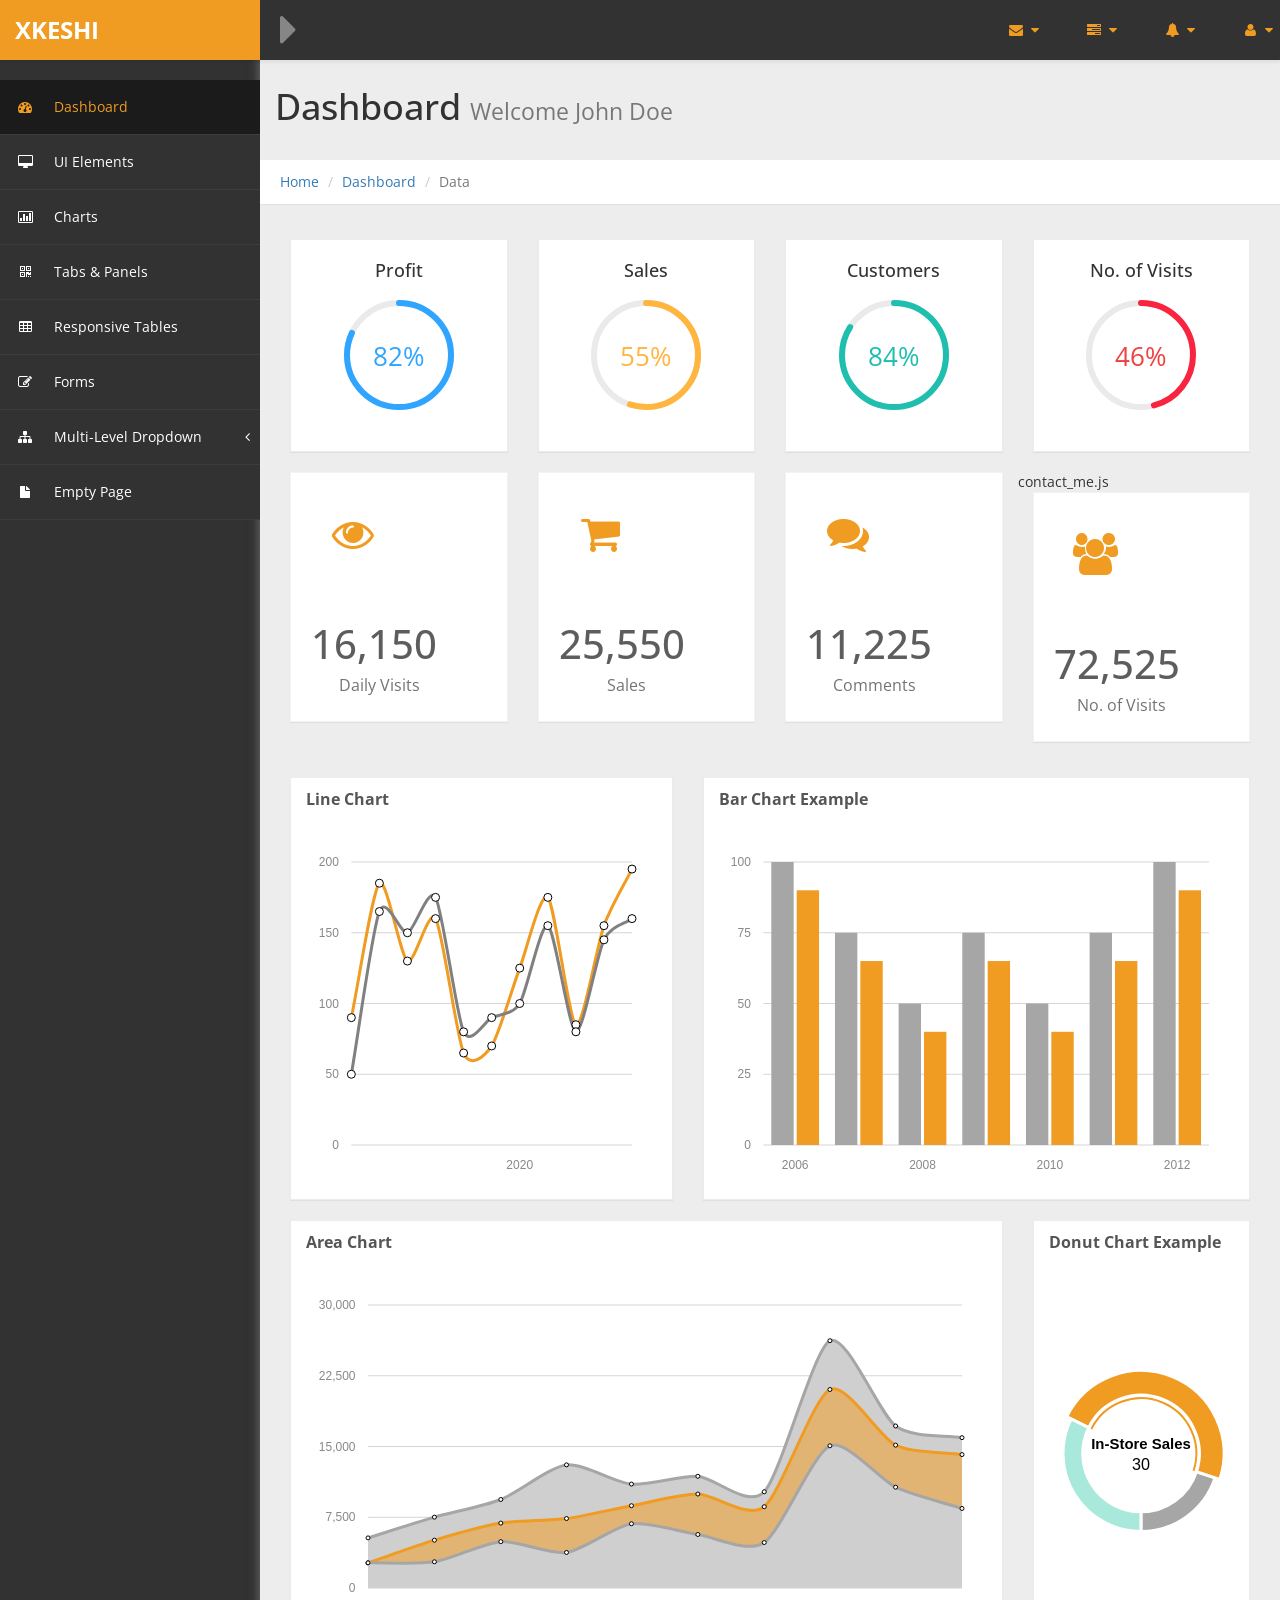
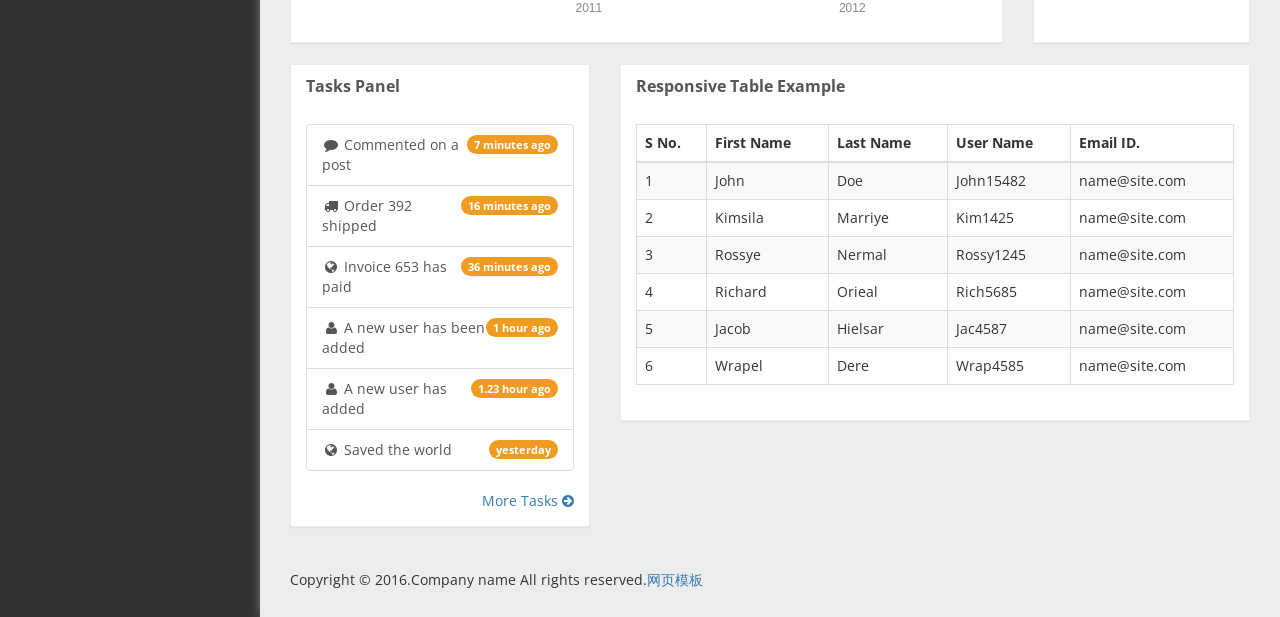
<file: html/index.html>
﻿<!DOCTYPE html>
<html xmlns="http://www.w3.org/1999/xhtml">

<head>
    <meta charset="utf-8" />
    <meta name="viewport" content="width=device-width, initial-scale=1.0" />
    <title>Test</title>
    <!-- Bootstrap Styles-->
    <link href="assets/css/bootstrap.css" rel="stylesheet" />
    <!-- FontAwesome Styles-->
    <link href="assets/css/font-awesome.css" rel="stylesheet" />
    <!-- Morris Chart Styles-->
    <link href="assets/js/morris/morris-0.4.3.min.css" rel="stylesheet" />
    <!-- Custom Styles-->
    <link href="assets/css/custom-styles.css" rel="stylesheet" />
    <!-- Google Fonts-->
    <link href='http://fonts.useso.com/css?family=Open+Sans' rel='stylesheet' type='text/css' />
    <link rel="stylesheet" href="assets/js/Lightweight-Chart/cssCharts.css"> 
</head>

<body>
    <div id="wrapper">
        <nav class="navbar navbar-default top-navbar" role="navigation">
            <div class="navbar-header">
                <button type="button" class="navbar-toggle" data-toggle="collapse" data-target=".sidebar-collapse">
                    <span class="sr-only">Toggle navigation</span>
                    <span class="icon-bar"></span>
                    <span class="icon-bar"></span>
                    <span class="icon-bar"></span>
                </button>
                <a class="navbar-brand" href="index.html"><strong>XKESHI</strong></a>
				
		<div id="sideNav" href=""><i class="fa fa-caret-right"></i></div>
            </div>

            <ul class="nav navbar-top-links navbar-right">
                <li class="dropdown">
                    <a class="dropdown-toggle" data-toggle="dropdown" href="#" aria-expanded="false">
                        <i class="fa fa-envelope fa-fw"></i> <i class="fa fa-caret-down"></i>
                    </a>
                    <ul class="dropdown-menu dropdown-messages">
                        <li>
                            <a href="#">
                                <div>
                                    <strong>John Doe</strong>
                                    <span class="pull-right text-muted">
                                        <em>Today</em>
                                    </span>
                                </div>
                                <div>Lorem Ipsum has been the industry's standard dummy text ever since the 1500s...</div>
                            </a>
                        </li>
                        <li class="divider"></li>
                        <li>
                            <a href="#">
                                <div>
                                    <strong>John Smith</strong>
                                    <span class="pull-right text-muted">
                                        <em>Yesterday</em>
                                    </span>
                                </div>
                                <div>Lorem Ipsum has been the industry's standard dummy text ever since an kwilnw...</div>
                            </a>
                        </li>
                        <li class="divider"></li>
                        <li>
                            <a href="#">
                                <div>
                                    <strong>John Smith</strong>
                                    <span class="pull-right text-muted">
                                        <em>Yesterday</em>
                                    </span>
                                </div>
                                <div>Lorem Ipsum has been the industry's standard dummy text ever since the...</div>
                            </a>
                        </li>
                        <li class="divider"></li>
                        <li>
                            <a class="text-center" href="#">
                                <strong>Read All Messages</strong>
                                <i class="fa fa-angle-right"></i>
                            </a>
                        </li>
                    </ul>
                    <!-- /.dropdown-messages -->
                </li>
                <!-- /.dropdown -->
                <li class="dropdown">
                    <a class="dropdown-toggle" data-toggle="dropdown" href="#" aria-expanded="false">
                        <i class="fa fa-tasks fa-fw"></i> <i class="fa fa-caret-down"></i>
                    </a>
                    <ul class="dropdown-menu dropdown-tasks">
                        <li>
                            <a href="#">
                                <div>
                                    <p>
                                        <strong>Task 1</strong>
                                        <span class="pull-right text-muted">60% Complete</span>
                                    </p>
                                    <div class="progress progress-striped active">
                                        <div class="progress-bar progress-bar-success" role="progressbar" aria-valuenow="60" aria-valuemin="0" aria-valuemax="100" style="width: 60%">
                                            <span class="sr-only">60% Complete (success)</span>
                                        </div>
                                    </div>
                                </div>
                            </a>
                        </li>
                        <li class="divider"></li>
                        <li>
                            <a href="#">
                                <div>
                                    <p>
                                        <strong>Task 2</strong>
                                        <span class="pull-right text-muted">28% Complete</span>
                                    </p>
                                    <div class="progress progress-striped active">
                                        <div class="progress-bar progress-bar-info" role="progressbar" aria-valuenow="28" aria-valuemin="0" aria-valuemax="100" style="width: 28%">
                                            <span class="sr-only">28% Complete</span>
                                        </div>
                                    </div>
                                </div>
                            </a>
                        </li>
                        <li class="divider"></li>
                        <li>
                            <a href="#">
                                <div>
                                    <p>
                                        <strong>Task 3</strong>
                                        <span class="pull-right text-muted">60% Complete</span>
                                    </p>
                                    <div class="progress progress-striped active">
                                        <div class="progress-bar progress-bar-warning" role="progressbar" aria-valuenow="60" aria-valuemin="0" aria-valuemax="100" style="width: 60%">
                                            <span class="sr-only">60% Complete (warning)</span>
                                        </div>
                                    </div>
                                </div>
                            </a>
                        </li>
                        <li class="divider"></li>
                        <li>
                            <a href="#">
                                <div>
                                    <p>
                                        <strong>Task 4</strong>
                                        <span class="pull-right text-muted">85% Complete</span>
                                    </p>
                                    <div class="progress progress-striped active">
                                        <div class="progress-bar progress-bar-danger" role="progressbar" aria-valuenow="85" aria-valuemin="0" aria-valuemax="100" style="width: 85%">
                                            <span class="sr-only">85% Complete (danger)</span>
                                        </div>
                                    </div>
                                </div>
                            </a>
                        </li>
                        <li class="divider"></li>
                        <li>
                            <a class="text-center" href="#">
                                <strong>See All Tasks</strong>
                                <i class="fa fa-angle-right"></i>
                            </a>
                        </li>
                    </ul>
                    <!-- /.dropdown-tasks -->
                </li>
                <!-- /.dropdown -->
                <li class="dropdown">
                    <a class="dropdown-toggle" data-toggle="dropdown" href="#" aria-expanded="false">
                        <i class="fa fa-bell fa-fw"></i> <i class="fa fa-caret-down"></i>
                    </a>
                    <ul class="dropdown-menu dropdown-alerts">
                        <li>
                            <a href="#">
                                <div>
                                    <i class="fa fa-comment fa-fw"></i> New Comment
                                    <span class="pull-right text-muted small">4 min</span>
                                </div>
                            </a>
                        </li>
                        <li class="divider"></li>
                        <li>
                            <a href="#">
                                <div>
                                    <i class="fa fa-twitter fa-fw"></i> 3 New Followers
                                    <span class="pull-right text-muted small">12 min</span>
                                </div>
                            </a>
                        </li>
                        <li class="divider"></li>
                        <li>
                            <a href="#">
                                <div>
                                    <i class="fa fa-envelope fa-fw"></i> Message Sent
                                    <span class="pull-right text-muted small">4 min</span>
                                </div>
                            </a>
                        </li>
                        <li class="divider"></li>
                        <li>
                            <a href="#">
                                <div>
                                    <i class="fa fa-tasks fa-fw"></i> New Task
                                    <span class="pull-right text-muted small">4 min</span>
                                </div>
                            </a>
                        </li>
                        <li class="divider"></li>
                        <li>
                            <a href="#">
                                <div>
                                    <i class="fa fa-upload fa-fw"></i> Server Rebooted
                                    <span class="pull-right text-muted small">4 min</span>
                                </div>
                            </a>
                        </li>
                        <li class="divider"></li>
                        <li>
                            <a class="text-center" href="#">
                                <strong>See All Alerts</strong>
                                <i class="fa fa-angle-right"></i>
                            </a>
                        </li>
                    </ul>
                    <!-- /.dropdown-alerts -->
                </li>
                <!-- /.dropdown -->
                <li class="dropdown">
                    <a class="dropdown-toggle" data-toggle="dropdown" href="#" aria-expanded="false">
                        <i class="fa fa-user fa-fw"></i> <i class="fa fa-caret-down"></i>
                    </a>
                    <ul class="dropdown-menu dropdown-user">
                        <li><a href="#"><i class="fa fa-user fa-fw"></i> User Profile</a>
                        </li>
                        <li><a href="#"><i class="fa fa-gear fa-fw"></i> Settings</a>
                        </li>
                        <li class="divider"></li>
                        <li><a href="#"><i class="fa fa-sign-out fa-fw"></i> Logout</a>
                        </li>
                    </ul>
                    <!-- /.dropdown-user -->
                </li>
                <!-- /.dropdown -->
            </ul>
        </nav>
        <!--/. NAV TOP  -->
        <nav class="navbar-default navbar-side" role="navigation">
            <div class="sidebar-collapse">
                <ul class="nav" id="main-menu">

                    <li>
                        <a class="active-menu" href="index.html"><i class="fa fa-dashboard"></i> Dashboard</a>
                    </li>
                    <li>
                        <a href="ui-elements.html"><i class="fa fa-desktop"></i> UI Elements</a>
                    </li>
					<li>
                        <a href="chart.html"><i class="fa fa-bar-chart-o"></i> Charts</a>
                    </li>
                    <li>
                        <a href="tab-panel.html"><i class="fa fa-qrcode"></i> Tabs & Panels</a>
                    </li>
                    
                    <li>
                        <a href="table.html"><i class="fa fa-table"></i> Responsive Tables</a>
                    </li>
                    <li>
                        <a href="form.html"><i class="fa fa-edit"></i> Forms </a>
                    </li>


                    <li>
                        <a href="#"><i class="fa fa-sitemap"></i> Multi-Level Dropdown<span class="fa arrow"></span></a>
                        <ul class="nav nav-second-level">
                            <li>
                                <a href="#">Second Level Link</a>
                            </li>
                            <li>
                                <a href="#">Second Level Link</a>
                            </li>
                            <li>
                                <a href="#">Second Level Link<span class="fa arrow"></span></a>
                                <ul class="nav nav-third-level">
                                    <li>
                                        <a href="#">Third Level Link</a>
                                    </li>
                                    <li>
                                        <a href="#">Third Level Link</a>
                                    </li>
                                    <li>
                                        <a href="#">Third Level Link</a>
                                    </li>

                                </ul>

                            </li>
                        </ul>
                    </li>
                    <li>
                        <a href="empty.html"><i class="fa fa-fw fa-file"></i> Empty Page</a>
                    </li>
                </ul>

            </div>

        </nav>
        <!-- /. NAV SIDE  -->
      
		<div id="page-wrapper">
		  <div class="header"> 
                        <h1 class="page-header">
                            Dashboard <small>Welcome John Doe</small>
                        </h1>
						<ol class="breadcrumb">
					  <li><a href="#">Home</a></li>
					  <li><a href="#">Dashboard</a></li>
					  <li class="active">Data</li>
					</ol> 
									
		</div>
            <div id="page-inner">

                <!-- /. ROW  -->
	
		<div class="row">
			<div class="col-xs-6 col-md-3">
				<div class="panel panel-default">
					<div class="panel-body easypiechart-panel">
						<h4>Profit</h4>
						<div class="easypiechart" id="easypiechart-blue" data-percent="82" ><span class="percent">82%</span>
						</div>
					</div>
				</div>
			</div>
			<div class="col-xs-6 col-md-3">
				<div class="panel panel-default">
					<div class="panel-body easypiechart-panel">
						<h4>Sales</h4>
						<div class="easypiechart" id="easypiechart-orange" data-percent="55" ><span class="percent">55%</span>
						</div>
					</div>
				</div>
			</div>
			<div class="col-xs-6 col-md-3">
				<div class="panel panel-default">
					<div class="panel-body easypiechart-panel">
						<h4>Customers</h4>
						<div class="easypiechart" id="easypiechart-teal" data-percent="84" ><span class="percent">84%</span>
						</div>
					</div>
				</div>
			</div>
			<div class="col-xs-6 col-md-3">
				<div class="panel panel-default">
					<div class="panel-body easypiechart-panel">
						<h4>No. of Visits</h4>
						<div class="easypiechart" id="easypiechart-red" data-percent="46" ><span class="percent">46%</span>
						</div>
					</div>
				</div>
			</div>
		</div><!--/.row-->
			
		
                <div class="row">
                    <div class="col-md-3 col-sm-12 col-xs-12">
                        <div class="panel panel-primary text-center no-boder blue">
                            <div class="panel-left pull-left blue">
                                <i class="fa fa-eye fa-5x"></i>
                                
                            </div>
                            <div class="panel-right">
								<h3>16,150</h3>
                               <strong> Daily Visits</strong>
                            </div>
                        </div>
                    </div>
                    <div class="col-md-3 col-sm-12 col-xs-12">
                        <div class="panel panel-primary text-center no-boder blue">
                              <div class="panel-left pull-left blue">
                                <i class="fa fa-shopping-cart fa-5x"></i>
								</div>
                                
                            <div class="panel-right">
							<h3>25,550 </h3>
                               <strong> Sales</strong>

                            </div>
                        </div>
                    </div>contact_me.js
                    <div class="col-md-3 col-sm-12 col-xs-12">
                        <div class="panel panel-primary text-center no-boder blue">
                            <div class="panel-left pull-left blue">
                                <i class="fa fa fa-comments fa-5x"></i>
                               
                            </div>
                            <div class="panel-right">
							 <h3>11,225 </h3>
                               <strong> Comments </strong>

                            </div>
                        </div>
                    </div>
                    <div class="col-md-3 col-sm-12 col-xs-12">
                        <div class="panel panel-primary text-center no-boder blue">
                            <div class="panel-left pull-left blue">
                                <i class="fa fa-users fa-5x"></i>
                                
                            </div>
                            <div class="panel-right">
							<h3>72,525 </h3>
                             <strong>No. of Visits</strong>

                            </div>
                        </div>
                    </div>
                </div>
				
				<div class="row">
				<div class="col-md-5">
						<div class="panel panel-default">
						<div class="panel-heading">
							Line Chart
						</div>
						<div class="panel-body">
							<div id="morris-line-chart"></div>
						</div>						
					</div>   
					</div>		
					
						<div class="col-md-7">
					<div class="panel panel-default">
					<div class="panel-heading">
                                Bar Chart Example
                            </div>
                            <div class="panel-body">
                                <div id="morris-bar-chart"></div>
                            </div>
						
					</div>  
					</div>
					
				</div> 
			 
				
				
                <div class="row">
                    <div class="col-md-9 col-sm-12 col-xs-12">
                        <div class="panel panel-default">                            
							<div class="panel-heading">
							Area Chart
						</div>
						<div class="panel-body">
							<div id="morris-area-chart"></div>
						</div>
                        </div>
                    </div>
                    <div class="col-md-3 col-sm-12 col-xs-12">
                        <div class="panel panel-default">
                            <div class="panel-heading">
                                Donut Chart Example
                            </div>
                            <div class="panel-body">
                                <div id="morris-donut-chart"></div>
                            </div>
                        </div>
                    </div>

                </div>
				<div class="row">
				<div class="col-md-12">
				
					</div>		
				</div> 	
                <!-- /. ROW  -->

	   
				
				
				
                <div class="row">
                    <div class="col-md-4 col-sm-12 col-xs-12">
                        <div class="panel panel-default">
                            <div class="panel-heading">
                                Tasks Panel
                            </div>
                            <div class="panel-body">
                                <div class="list-group">

                                    <a href="#" class="list-group-item">
                                        <span class="badge">7 minutes ago</span>
                                        <i class="fa fa-fw fa-comment"></i> Commented on a post
                                    </a>
                                    <a href="#" class="list-group-item">
                                        <span class="badge">16 minutes ago</span>
                                        <i class="fa fa-fw fa-truck"></i> Order 392 shipped
                                    </a>
                                    <a href="#" class="list-group-item">
                                        <span class="badge">36 minutes ago</span>
                                        <i class="fa fa-fw fa-globe"></i> Invoice 653 has paid
                                    </a>
                                    <a href="#" class="list-group-item">
                                        <span class="badge">1 hour ago</span>
                                        <i class="fa fa-fw fa-user"></i> A new user has been added
                                    </a>
                                    <a href="#" class="list-group-item">
                                        <span class="badge">1.23 hour ago</span>
                                        <i class="fa fa-fw fa-user"></i> A new user has added
                                    </a>
                                    <a href="#" class="list-group-item">
                                        <span class="badge">yesterday</span>
                                        <i class="fa fa-fw fa-globe"></i> Saved the world
                                    </a>
                                </div>
                                <div class="text-right">
                                    <a href="#">More Tasks <i class="fa fa-arrow-circle-right"></i></a>
                                </div>
                            </div>
                        </div>

                    </div>
                    <div class="col-md-8 col-sm-12 col-xs-12">

                        <div class="panel panel-default">
                            <div class="panel-heading">
                                Responsive Table Example
                            </div> 
                            <div class="panel-body">
                                <div class="table-responsive">
                                    <table class="table table-striped table-bordered table-hover">
                                        <thead>
                                            <tr>
                                                <th>S No.</th>
                                                <th>First Name</th>
                                                <th>Last Name</th>
                                                <th>User Name</th>
                                                <th>Email ID.</th>
                                            </tr>
                                        </thead>
                                        <tbody>
                                            <tr>
                                                <td>1</td>
                                                <td>John</td>
                                                <td>Doe</td>
                                                <td>John15482</td>
                                                <td>name@site.com</td>
                                            </tr>
                                            <tr>
                                                <td>2</td>
                                                <td>Kimsila</td>
                                                <td>Marriye</td>
                                                <td>Kim1425</td>
                                                <td>name@site.com</td>
                                            </tr>
                                            <tr>
                                                <td>3</td>
                                                <td>Rossye</td>
                                                <td>Nermal</td>
                                                <td>Rossy1245</td>
                                                <td>name@site.com</td>
                                            </tr>
                                            <tr>
                                                <td>4</td>
                                                <td>Richard</td>
                                                <td>Orieal</td>
                                                <td>Rich5685</td>
                                                <td>name@site.com</td>
                                            </tr>
                                            <tr>
                                                <td>5</td>
                                                <td>Jacob</td>
                                                <td>Hielsar</td>
                                                <td>Jac4587</td>
                                                <td>name@site.com</td>
                                            </tr>
                                            <tr>
                                                <td>6</td>
                                                <td>Wrapel</td>
                                                <td>Dere</td>
                                                <td>Wrap4585</td>
                                                <td>name@site.com</td>
                                            </tr>

                                        </tbody>
                                    </table>
                                </div>
                            </div>
                        </div>

                    </div>
                </div>
                <!-- /. ROW  -->
			
		
				<footer><p>Copyright &copy; 2016.Company name All rights reserved.<a target="_blank" href="http://sc.chinaz.com/moban/">&#x7F51;&#x9875;&#x6A21;&#x677F;</a></p>
				
        
				</footer>
            </div>
            <!-- /. PAGE INNER  -->
        </div>
        <!-- /. PAGE WRAPPER  -->
    </div>
    <!-- /. WRAPPER  -->
    <!-- JS Scripts-->
    <!-- jQuery Js -->
    <script src="assets/js/jquery-1.10.2.js"></script>
    <!-- Bootstrap Js -->
    <script src="assets/js/bootstrap.min.js"></script>
	 
    <!-- Metis Menu Js -->
    <script src="assets/js/jquery.metisMenu.js"></script>
    <!-- Morris Chart Js -->
    <script src="assets/js/morris/raphael-2.1.0.min.js"></script>
    <script src="assets/js/morris/morris.js"></script>
	
	
	<script src="assets/js/easypiechart.js"></script>
	<script src="assets/js/easypiechart-data.js"></script>
	
	 <script src="assets/js/Lightweight-Chart/jquery.chart.js"></script>
	
    <!-- Custom Js -->
    <script src="assets/js/custom-scripts.js"></script>

      <script>
    
      </script>

</body>

</html>
</file>
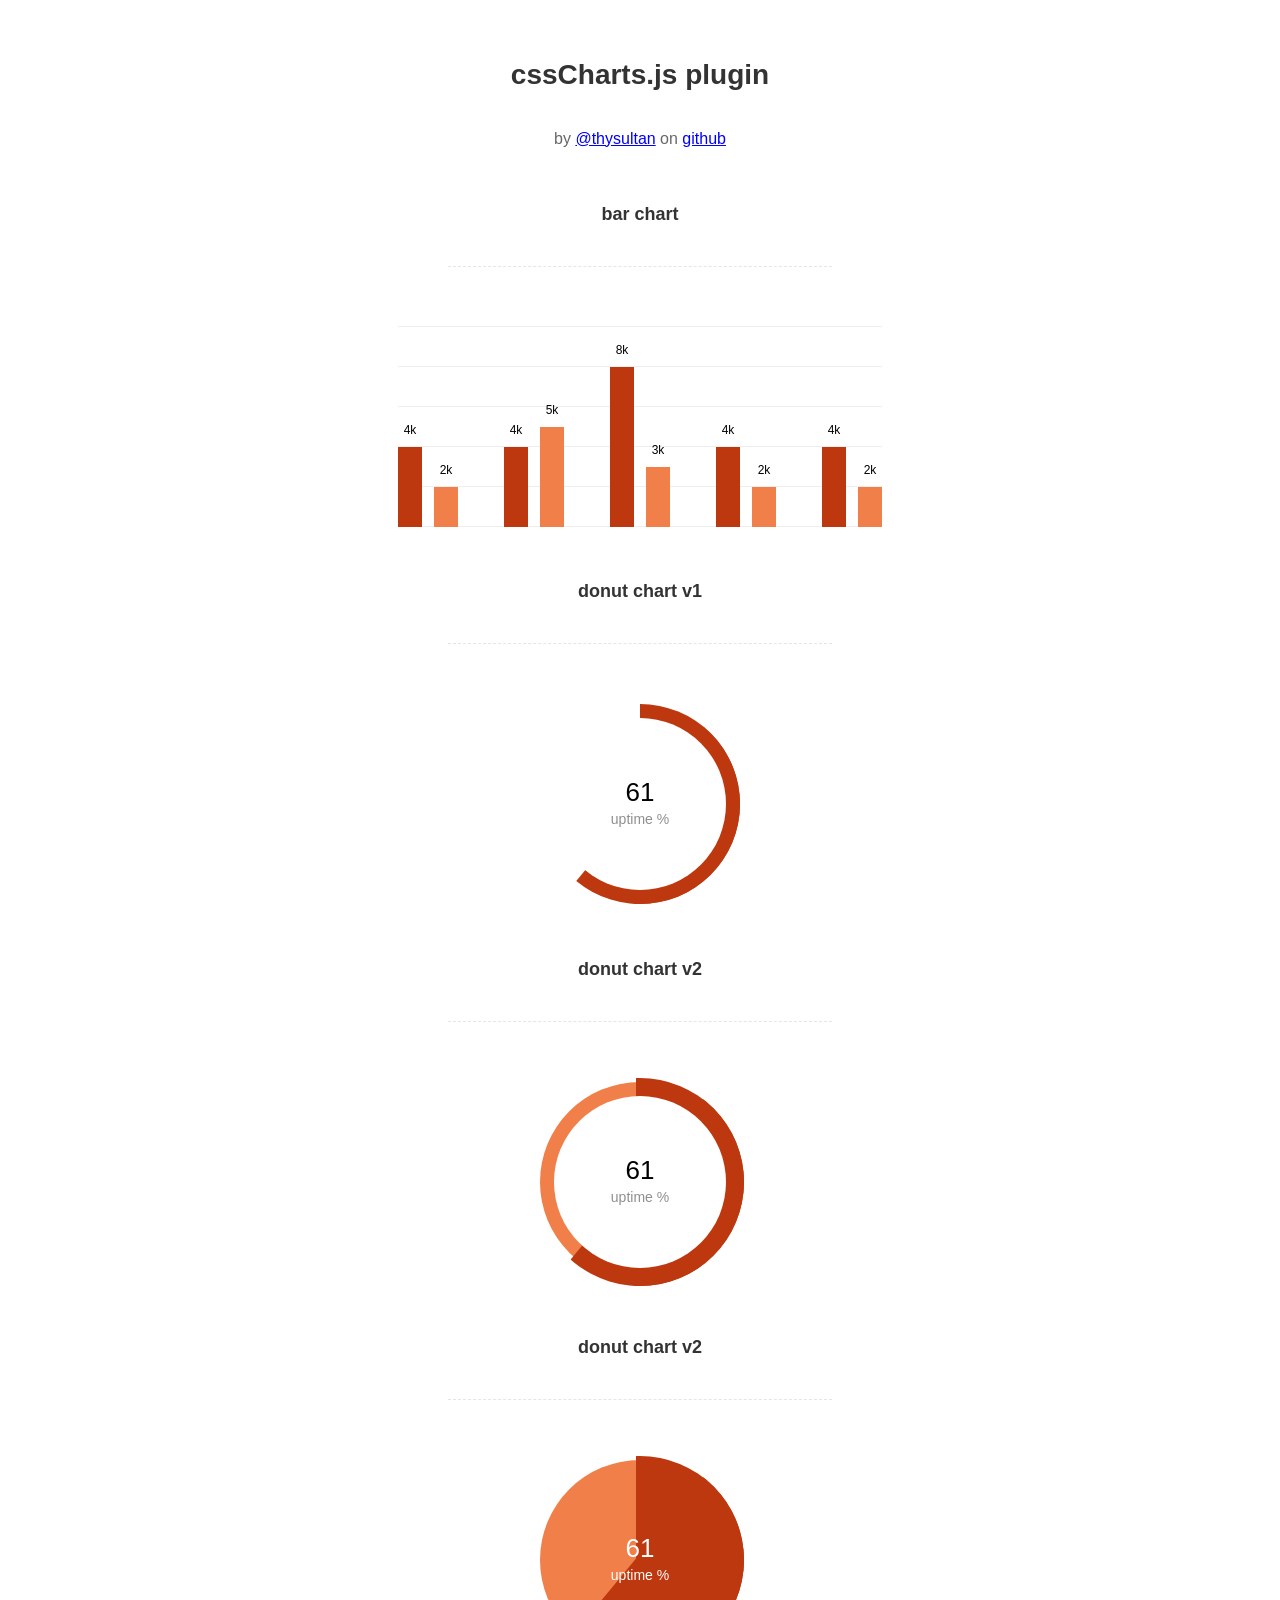
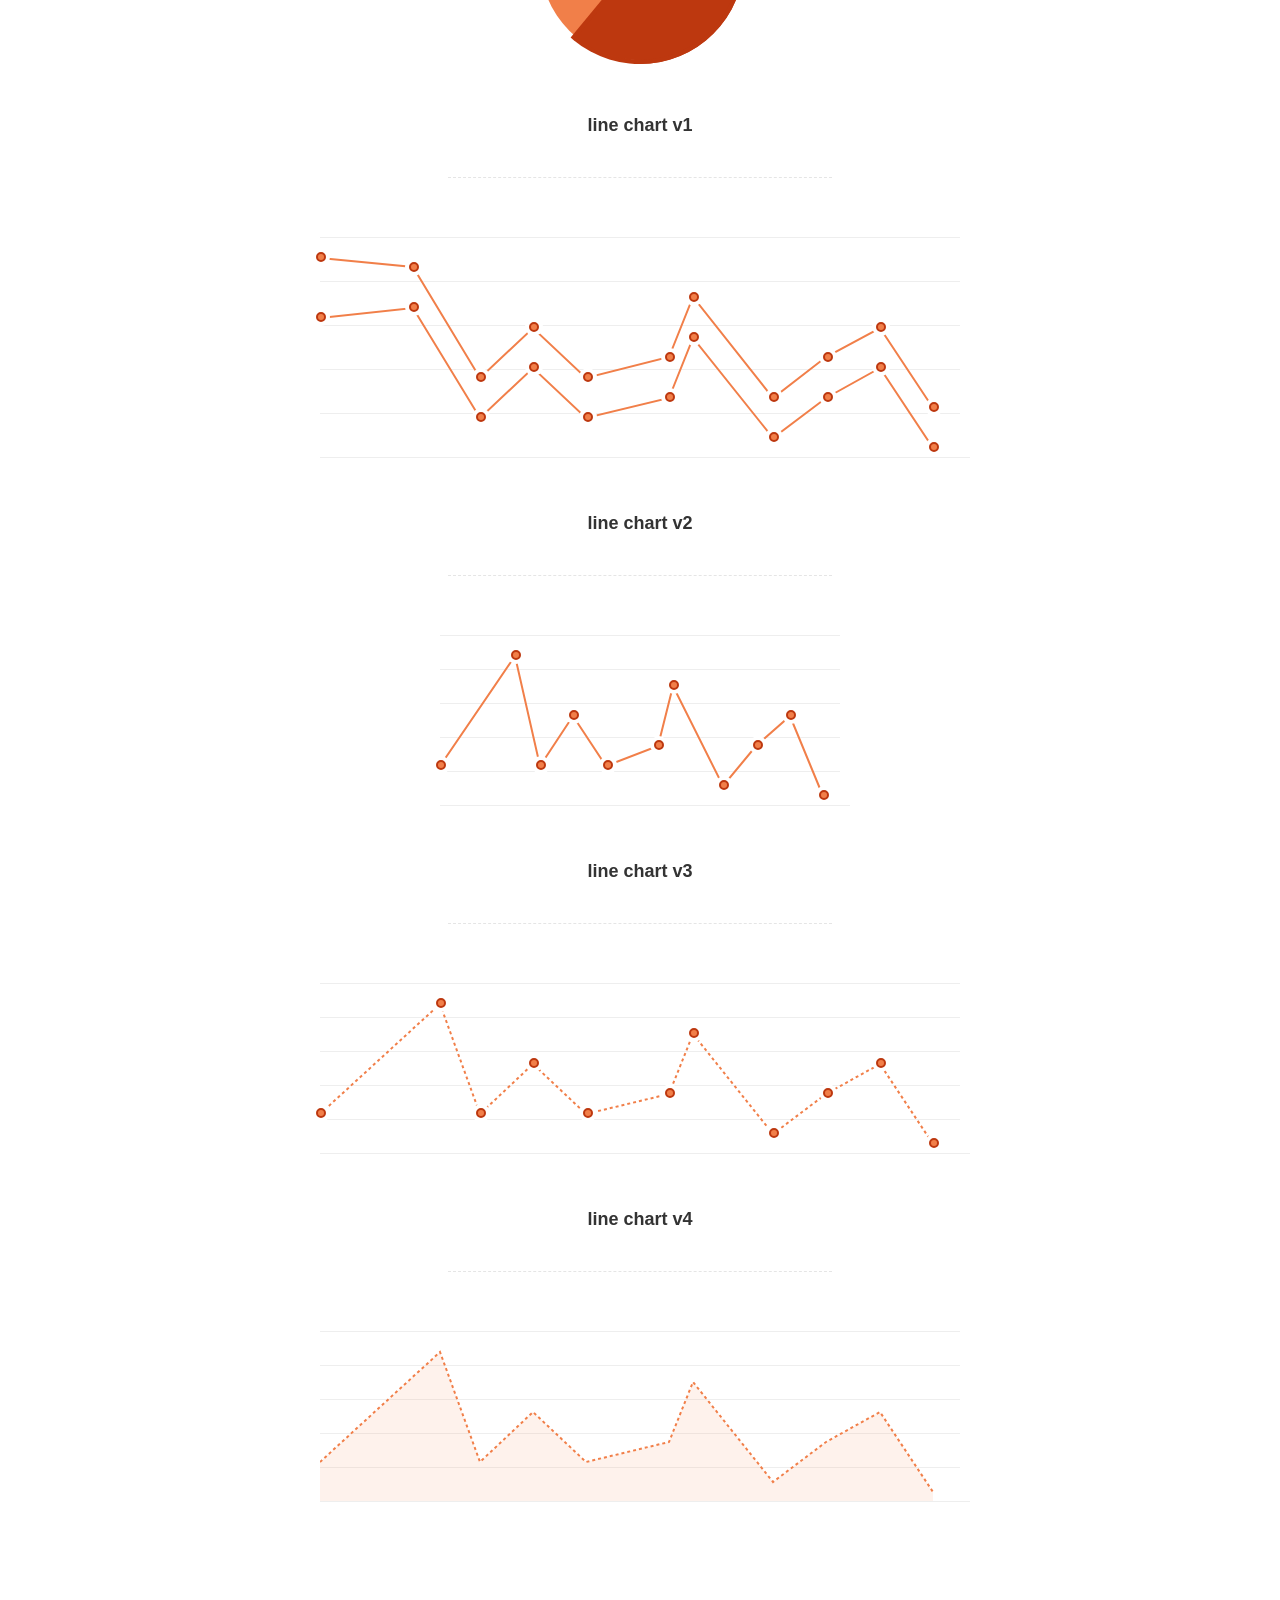
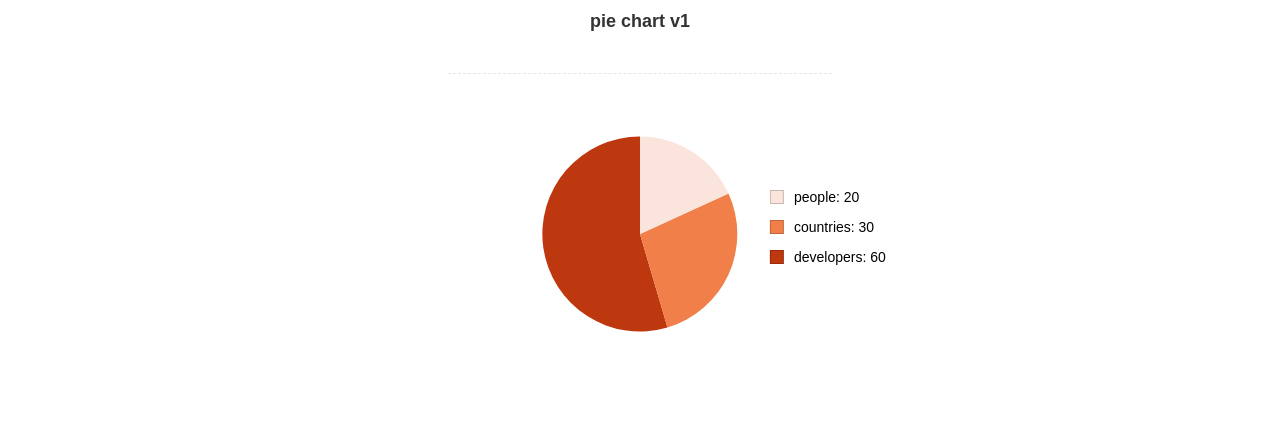
<file: html/assets/js/Lightweight-Chart/index.html>
<!doctype html>
<html>
    <head>
        <meta charset="utf-8">
        <meta name="description" content="A jquery plugin to create simple donut, bar or line charts with dom nodes, style with css.">
        <meta name="viewport" content="width=device-width, initial-scale=1">
        <title>cssCharts.js - jquery css charts</title>
        <script src="https://ajax.googleapis.com/ajax/libs/jquery/2.1.3/jquery.min.js"></script>

        <link rel="stylesheet" href="cssCharts.css">
        <script src="jquery.chart.js"></script>

        <style>
          /* page specific styles*/
          h1{text-align:center;font-family:sans-serif;font-size:28px;color:#333;padding:40px 0 0 0;}
          h2{text-align:center;font-family:sans-serif;font-size:18px;color:#333;padding:40px 0 0 0;}
          hr{width:60%;height:1px;background:none;border:none;border-bottom:1px dashed rgba(0,0,0,0.1);outline:none;margin:40px auto 60px auto;}

          .desc p{text-align:center;font-size:16px;color:rgba(0,0,0,0.6);padding:20px 0 0 0;font-family:sans-serif;}
          .desc a{color:blue;}
          .wrap{margin:0 auto;width:640px;padding-bottom:100px;}
          #line{width:400px;}
          /* page specific styles*/
        </style>
    </head>
    <body>
      <div class="wrap">

        <div class="desc">
          <h1>cssCharts.js plugin</h1><p>by
          <a href="http://twitter.com/thysultan">@thysultan</a> on
          <a href="https://github.com/sultantarimo/cssCharts.js">github</a>
        </p>
        </div>

        <h2>bar chart</h2>
        <hr>

        <div class="chart">
            <ul class="bar-chart" data-bars="[4,2],[4,5],[8,3],[4,2],[4,2]" data-max="10" data-unit="k" data-width="24"></ul>
        </div>
        <!-- data max is the 100% point of the graph -->
        <!-- set data-grid to 0 for no grid -->
        <!-- data-width is the individual bars width -->

        <h2>donut chart v1</h2>
        <hr>

        <div class="chart">
          <div class="donut-chart" data-percent="0.61" data-title="uptime %"></div>
        </div>

        <h2>donut chart v2</h2>
        <hr>

        <div class="chart">
          <div class="donut-chart fill" data-percent="0.61" data-title="uptime %"></div>
        </div>

        <h2>donut chart v2</h2>
        <hr>

        <div class="chart">
          <div class="donut-chart pie-chart fill" data-percent="0.61" data-title="uptime %"></div>
        </div>
        <!-- pie-chart class for pie chart -->
        <!-- fill class for default donut fill enabled-->

        <h2>line chart v1</h2>
        <hr>

        <div class="chart">
          <ul data-cord="[[0,70,120,160,200,262,280,340,380,420,460],[140,150,40,90,40,60,120,20,60,90,10]],[[0,70,120,160,200,262,280,340,380,420,460],[200,190,80,130,80,100,160,60,100,130,50]]"  class="line-chart"></ul>
        </div>
        <!-- multiple graphs [[x cords],[y cords]] [[x cords],[y cords]] -->

        <h2>line chart v2</h2>
        <hr>

        <div class="chart" id="line">
          <ul data-cord="[0,90,120,160,200,262,280,340,380,420,460],[40,150,40,90,40,60,120,20,60,90,10]" class="line-chart"></ul>
        </div>

        <h2>line chart v3</h2>
        <hr>

        <div class="chart dotted">
          <ul data-cord="[0,90,120,160,200,262,280,340,380,420,460],[40,150,40,90,40,60,120,20,60,90,10]" class="line-chart"></ul>
        </div>

        <h2>line chart v4</h2>
        <hr>

        <div class="chart dotted">
          <ul data-cord="[0,90,120,160,200,262,280,340,380,420,460],[40,150,40,90,40,60,120,20,60,90,10]" data-fill="1" class="line-chart no-points"></ul>
        </div>
        <!-- single graph [x cords],[y cords] -->


        <br><br><br>
        <h2>pie chart v1</h2>
        <hr>

        <div class="chart">
          <div class="pie-thychart" data-set='[["people", 20], ["countries",30], ["developers",60]]' data-colors="#FBE4DB,#F17F49,#BD380F"></div>
        </div>

      </div>

      <script>
        $(function() {
            $('.bar-chart').cssCharts({type:"bar"});
            $('.donut-chart').cssCharts({type:"donut"}).trigger('show-donut-chart');
            $('.line-chart').cssCharts({type:"line"});

            $('.pie-thychart').cssCharts({type:"pie"});
        });
      </script>
    </body>
</html>
</file>
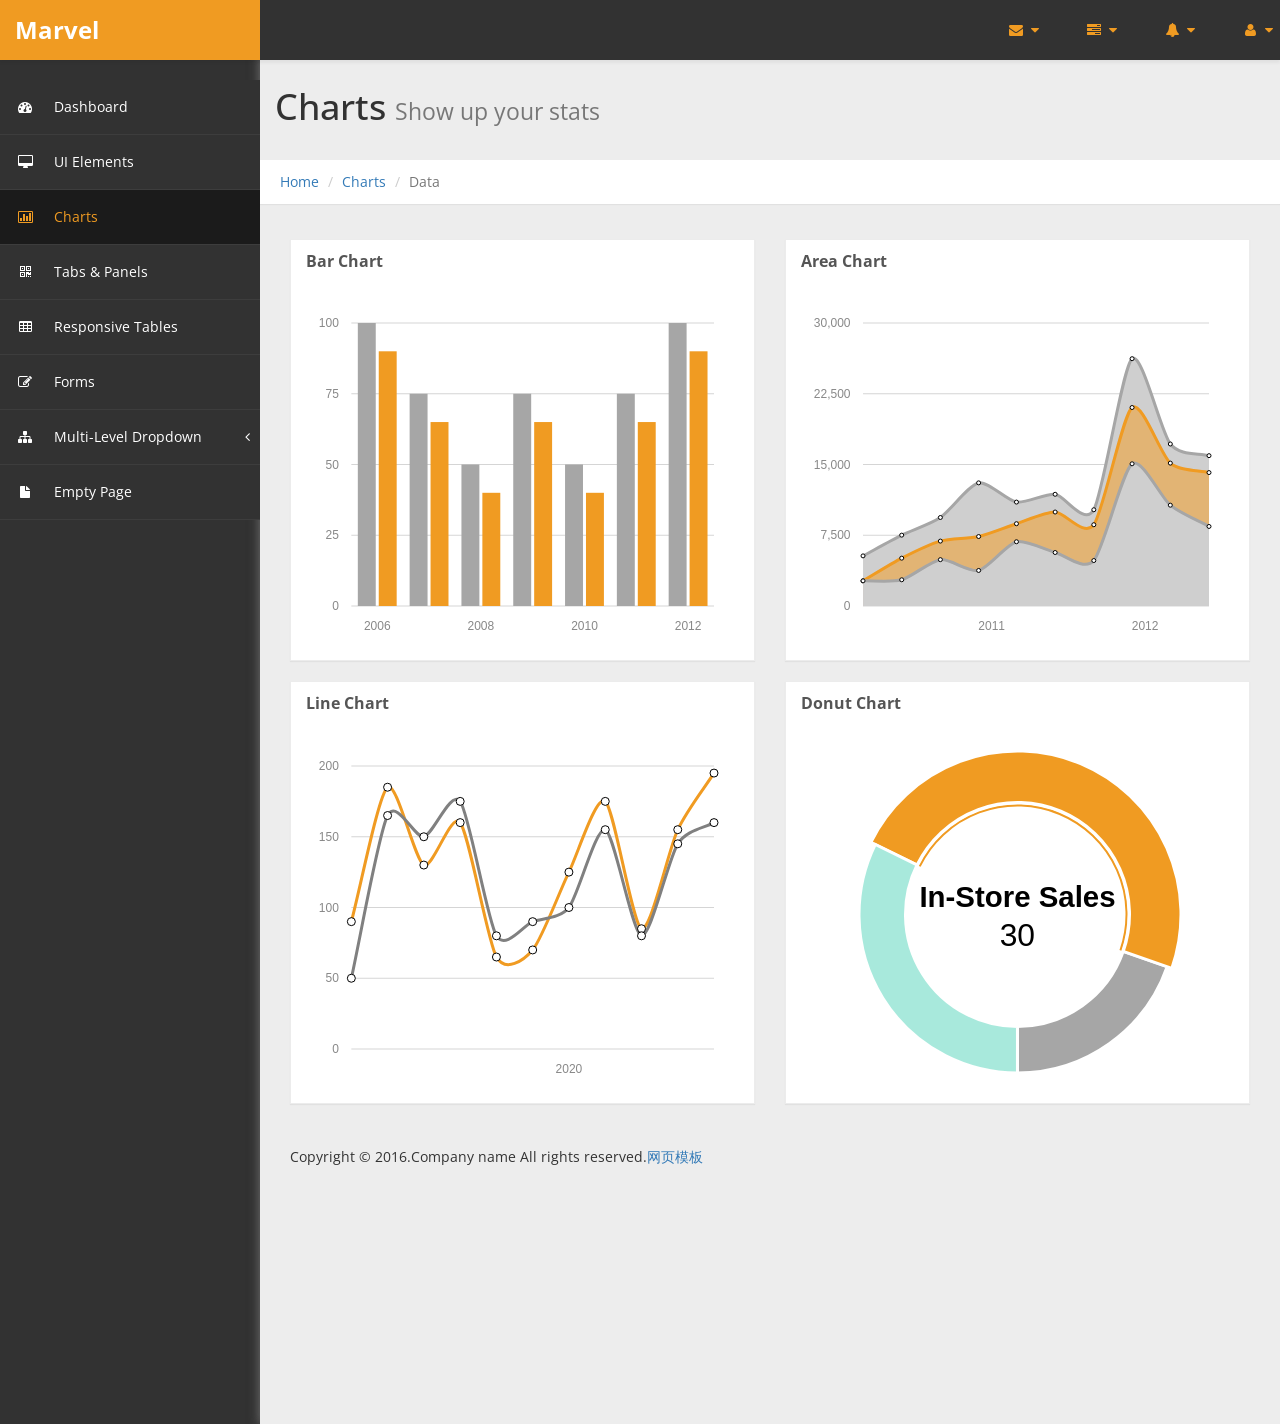
<file: html/chart.html>
﻿<!DOCTYPE html>
<html xmlns="http://www.w3.org/1999/xhtml">
<head>
<meta charset="utf-8" />
<meta name="viewport" content="width=device-width, initial-scale=1.0" />
<title>chinaz</title>
<!-- Bootstrap Styles-->
<link href="assets/css/bootstrap.css" rel="stylesheet" />
 <!-- FontAwesome Styles-->
<link href="assets/css/font-awesome.css" rel="stylesheet" />
 <!-- Morris Chart Styles-->
<link href="assets/js/morris/morris-0.4.3.min.css" rel="stylesheet" />
	<!-- Custom Styles-->
<link href="assets/css/custom-styles.css" rel="stylesheet" />
 <!-- Google Fonts-->
<link href='http://fonts.useso.com/css?family=Open+Sans' rel='stylesheet' type='text/css' />
</head>
<body>
<div id="wrapper">
	<nav class="navbar navbar-default top-navbar" role="navigation">
		<div class="navbar-header">
			<button type="button" class="navbar-toggle" data-toggle="collapse" data-target=".sidebar-collapse">
				<span class="sr-only">Toggle navigation</span>
				<span class="icon-bar"></span>
				<span class="icon-bar"></span>
				<span class="icon-bar"></span>
			</button>
			<a class="navbar-brand" href="index.html"><strong>Marvel</strong></a>
		</div>

		<ul class="nav navbar-top-links navbar-right">
			<li class="dropdown">
				<a class="dropdown-toggle" data-toggle="dropdown" href="#" aria-expanded="false">
					<i class="fa fa-envelope fa-fw"></i> <i class="fa fa-caret-down"></i>
				</a>
				<ul class="dropdown-menu dropdown-messages">
					<li>
						<a href="#">
							<div>
								<strong>John Doe</strong>
								<span class="pull-right text-muted">
									<em>Today</em>
								</span>
							</div>
							<div>Lorem Ipsum has been the industry's standard dummy text ever since the 1500s...</div>
						</a>
					</li>
					<li class="divider"></li>
					<li>
						<a href="#">
							<div>
								<strong>John Smith</strong>
								<span class="pull-right text-muted">
									<em>Yesterday</em>
								</span>
							</div>
							<div>Lorem Ipsum has been the industry's standard dummy text ever since an kwilnw...</div>
						</a>
					</li>
					<li class="divider"></li>
					<li>
						<a href="#">
							<div>
								<strong>John Smith</strong>
								<span class="pull-right text-muted">
									<em>Yesterday</em>
								</span>
							</div>
							<div>Lorem Ipsum has been the industry's standard dummy text ever since the...</div>
						</a>
					</li>
					<li class="divider"></li>
					<li>
						<a class="text-center" href="#">
							<strong>Read All Messages</strong>
							<i class="fa fa-angle-right"></i>
						</a>
					</li>
				</ul>
				<!-- /.dropdown-messages -->
			</li>
			<!-- /.dropdown -->
			<li class="dropdown">
				<a class="dropdown-toggle" data-toggle="dropdown" href="#" aria-expanded="false">
					<i class="fa fa-tasks fa-fw"></i> <i class="fa fa-caret-down"></i>
				</a>
				<ul class="dropdown-menu dropdown-tasks">
					<li>
						<a href="#">
							<div>
								<p>
									<strong>Task 1</strong>
									<span class="pull-right text-muted">60% Complete</span>
								</p>
								<div class="progress progress-striped active">
									<div class="progress-bar progress-bar-success" role="progressbar" aria-valuenow="60" aria-valuemin="0" aria-valuemax="100" style="width: 60%">
										<span class="sr-only">60% Complete (success)</span>
									</div>
								</div>
							</div>
						</a>
					</li>
					<li class="divider"></li>
					<li>
						<a href="#">
							<div>
								<p>
									<strong>Task 2</strong>
									<span class="pull-right text-muted">28% Complete</span>
								</p>
								<div class="progress progress-striped active">
									<div class="progress-bar progress-bar-info" role="progressbar" aria-valuenow="28" aria-valuemin="0" aria-valuemax="100" style="width: 28%">
										<span class="sr-only">28% Complete</span>
									</div>
								</div>
							</div>
						</a>
					</li>
					<li class="divider"></li>
					<li>
						<a href="#">
							<div>
								<p>
									<strong>Task 3</strong>
									<span class="pull-right text-muted">60% Complete</span>
								</p>
								<div class="progress progress-striped active">
									<div class="progress-bar progress-bar-warning" role="progressbar" aria-valuenow="60" aria-valuemin="0" aria-valuemax="100" style="width: 60%">
										<span class="sr-only">60% Complete (warning)</span>
									</div>
								</div>
							</div>
						</a>
					</li>
					<li class="divider"></li>
					<li>
						<a href="#">
							<div>
								<p>
									<strong>Task 4</strong>
									<span class="pull-right text-muted">85% Complete</span>
								</p>
								<div class="progress progress-striped active">
									<div class="progress-bar progress-bar-danger" role="progressbar" aria-valuenow="85" aria-valuemin="0" aria-valuemax="100" style="width: 85%">
										<span class="sr-only">85% Complete (danger)</span>
									</div>
								</div>
							</div>
						</a>
					</li>
					<li class="divider"></li>
					<li>
						<a class="text-center" href="#">
							<strong>See All Tasks</strong>
							<i class="fa fa-angle-right"></i>
						</a>
					</li>
				</ul>
				<!-- /.dropdown-tasks -->
			</li>
			<!-- /.dropdown -->
			<li class="dropdown">
				<a class="dropdown-toggle" data-toggle="dropdown" href="#" aria-expanded="false">
					<i class="fa fa-bell fa-fw"></i> <i class="fa fa-caret-down"></i>
				</a>
				<ul class="dropdown-menu dropdown-alerts">
					<li>
						<a href="#">
							<div>
								<i class="fa fa-comment fa-fw"></i> New Comment
								<span class="pull-right text-muted small">4 min</span>
							</div>
						</a>
					</li>
					<li class="divider"></li>
					<li>
						<a href="#">
							<div>
								<i class="fa fa-twitter fa-fw"></i> 3 New Followers
								<span class="pull-right text-muted small">12 min</span>
							</div>
						</a>
					</li>
					<li class="divider"></li>
					<li>
						<a href="#">
							<div>
								<i class="fa fa-envelope fa-fw"></i> Message Sent
								<span class="pull-right text-muted small">4 min</span>
							</div>
						</a>
					</li>
					<li class="divider"></li>
					<li>
						<a href="#">
							<div>
								<i class="fa fa-tasks fa-fw"></i> New Task
								<span class="pull-right text-muted small">4 min</span>
							</div>
						</a>
					</li>
					<li class="divider"></li>
					<li>
						<a href="#">
							<div>
								<i class="fa fa-upload fa-fw"></i> Server Rebooted
								<span class="pull-right text-muted small">4 min</span>
							</div>
						</a>
					</li>
					<li class="divider"></li>
					<li>
						<a class="text-center" href="#">
							<strong>See All Alerts</strong>
							<i class="fa fa-angle-right"></i>
						</a>
					</li>
				</ul>
				<!-- /.dropdown-alerts -->
			</li>
			<!-- /.dropdown -->
			<li class="dropdown">
				<a class="dropdown-toggle" data-toggle="dropdown" href="#" aria-expanded="false">
					<i class="fa fa-user fa-fw"></i> <i class="fa fa-caret-down"></i>
				</a>
				<ul class="dropdown-menu dropdown-user">
					<li><a href="#"><i class="fa fa-user fa-fw"></i> User Profile</a>
					</li>
					<li><a href="#"><i class="fa fa-gear fa-fw"></i> Settings</a>
					</li>
					<li class="divider"></li>
					<li><a href="#"><i class="fa fa-sign-out fa-fw"></i> Logout</a>
					</li>
				</ul>
				<!-- /.dropdown-user -->
			</li>
			<!-- /.dropdown -->
		</ul>
	</nav>
	<!--/. NAV TOP  -->
	<nav class="navbar-default navbar-side" role="navigation">
		<div class="sidebar-collapse">
			<ul class="nav" id="main-menu">

				<li>
					<a href="index.html"><i class="fa fa-dashboard"></i> Dashboard</a>
				</li>
				<li>
					<a href="ui-elements.html"><i class="fa fa-desktop"></i> UI Elements</a>
				</li>
				<li>
					<a href="chart.html" class="active-menu"><i class="fa fa-bar-chart-o"></i> Charts</a>
				</li>
				<li>
					<a href="tab-panel.html"><i class="fa fa-qrcode"></i> Tabs & Panels</a>
				</li>
				
				<li>
					<a href="table.html"><i class="fa fa-table"></i> Responsive Tables</a>
				</li>
				<li>
					<a href="form.html"><i class="fa fa-edit"></i> Forms </a>
				</li>


				<li>
					<a href="#"><i class="fa fa-sitemap"></i> Multi-Level Dropdown<span class="fa arrow"></span></a>
					<ul class="nav nav-second-level">
						<li>
							<a href="#">Second Level Link</a>
						</li>
						<li>
							<a href="#">Second Level Link</a>
						</li>
						<li>
							<a href="#">Second Level Link<span class="fa arrow"></span></a>
							<ul class="nav nav-third-level">
								<li>
									<a href="#">Third Level Link</a>
								</li>
								<li>
									<a href="#">Third Level Link</a>
								</li>
								<li>
									<a href="#">Third Level Link</a>
								</li>

							</ul>

						</li>
					</ul>
				</li>
				<li>
					<a href="empty.html"><i class="fa fa-fw fa-file"></i> Empty Page</a>
				</li>
			</ul>

		</div>

	</nav>
	<!-- /. NAV SIDE  -->
	<div id="page-wrapper">
	  <div class="header"> 
					<h1 class="page-header">
						 Charts <small>Show up your stats</small>
					</h1>
					<ol class="breadcrumb">
				  <li><a href="#">Home</a></li>
				  <li><a href="#">Charts</a></li>
				  <li class="active">Data</li>
				</ol> 
								
	</div>
		<div id="page-inner"> 
		 
			<div class="row"> 
				
				  
						   <div class="col-md-6 col-sm-12 col-xs-12">                     
				<div class="panel panel-default">
					<div class="panel-heading">
						Bar Chart
					</div>
					<div class="panel-body">
						<div id="morris-bar-chart"></div>
					</div>
				</div>            
			</div>
				  <div class="col-md-6 col-sm-12 col-xs-12">                     
				<div class="panel panel-default">
					<div class="panel-heading">
						Area Chart
					</div>
					<div class="panel-body">
						<div id="morris-area-chart"></div>
					</div>
				</div>            
			</div> 
			
	   </div>
			 <!-- /. ROW  -->
			<div class="row">                     
				  
						   <div class="col-md-6 col-sm-12 col-xs-12">                     
				<div class="panel panel-default">
					<div class="panel-heading">
						Line Chart
					</div>
					<div class="panel-body">
						<div id="morris-line-chart"></div>
					</div>
				</div>            
			</div>
				  <div class="col-md-6 col-sm-12 col-xs-12">                     
				<div class="panel panel-default">
					<div class="panel-heading">
						Donut Chart
					</div>
					<div class="panel-body">                            
						<div id="morris-donut-chart"></div>
					</div>
				</div>            
			</div> 
			
	   </div>
			 <!-- /. ROW  -->
			 <footer><p>Copyright &copy; 2016.Company name All rights reserved.<a target="_blank" href="http://sc.chinaz.com/moban/">&#x7F51;&#x9875;&#x6A21;&#x677F;</a></p></footer>
			</div>
		 <!-- /. PAGE INNER  -->
		</div>
	 <!-- /. PAGE WRAPPER  -->
	</div>
 <!-- /. WRAPPER  -->
<!-- JS Scripts-->
<!-- jQuery Js -->
<script src="assets/js/jquery-1.10.2.js"></script>
  <!-- Bootstrap Js -->
<script src="assets/js/bootstrap.min.js"></script>
<!-- Metis Menu Js -->
<script src="assets/js/jquery.metisMenu.js"></script>
 <!-- Morris Chart Js -->
 <script src="assets/js/morris/raphael-2.1.0.min.js"></script>
<script src="assets/js/morris/morris.js"></script>
  <!-- Custom Js -->
<script src="assets/js/custom-scripts.js"></script>


</body>
</html>
</file>
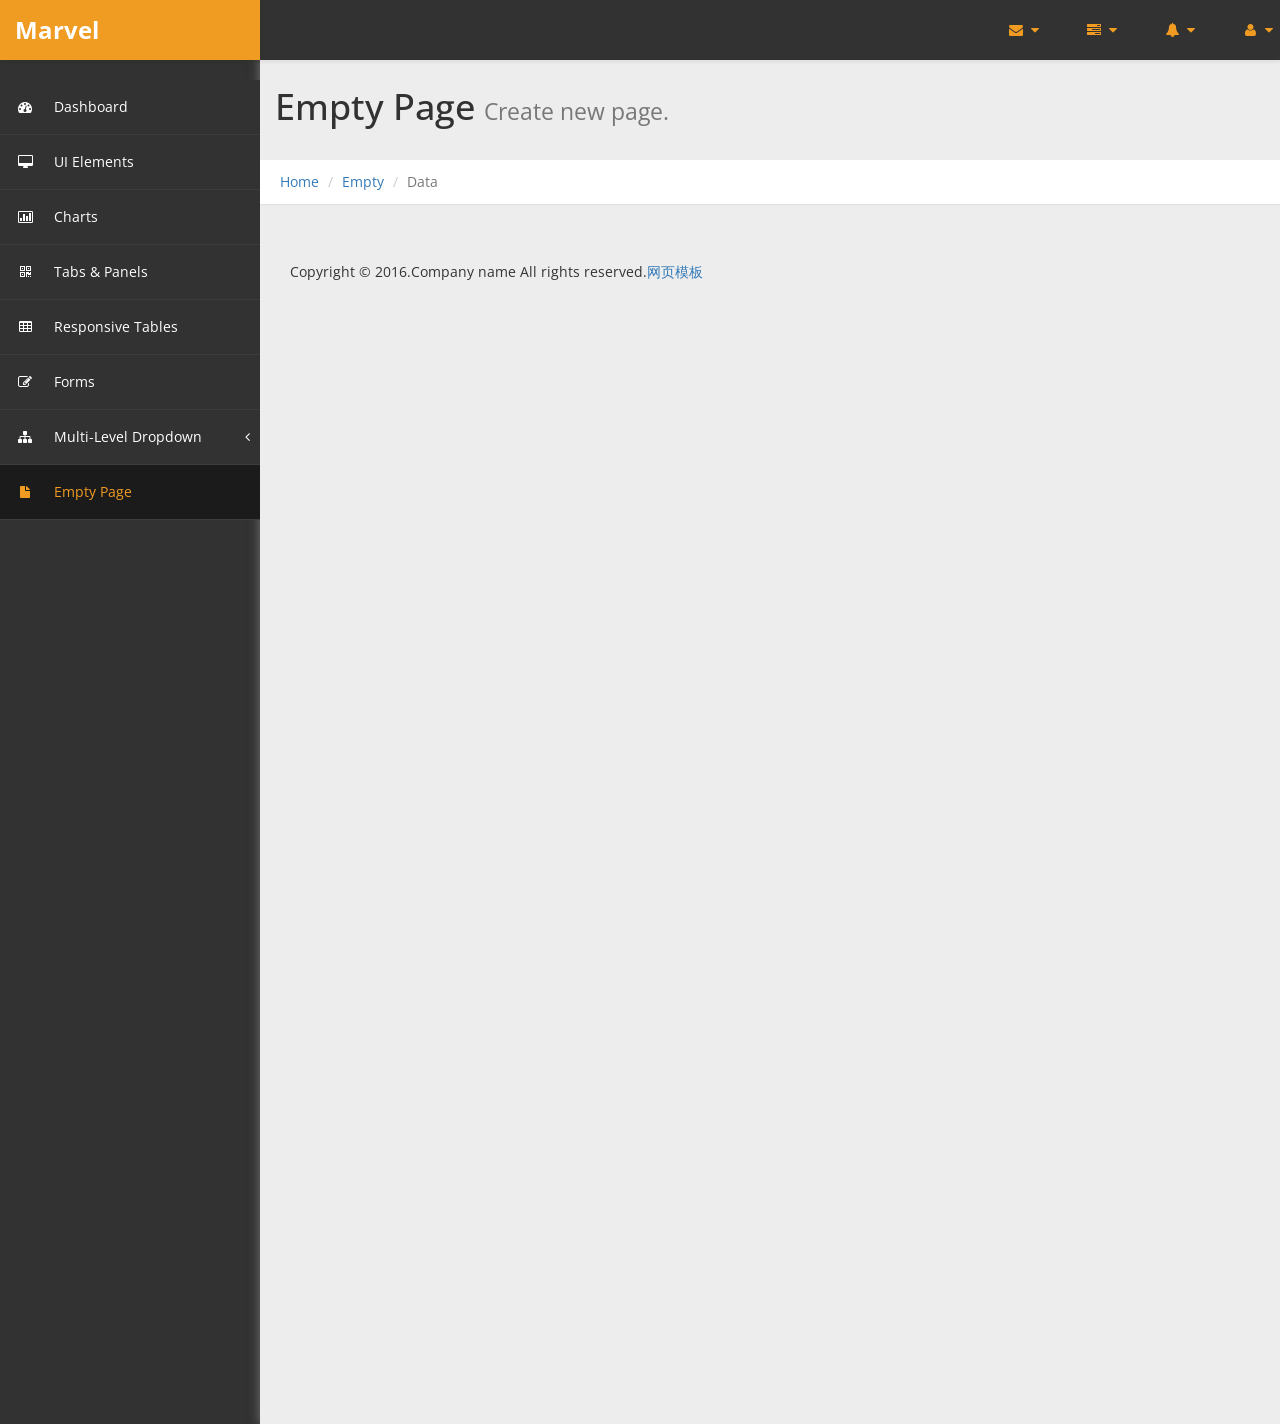
<file: html/empty.html>
﻿<!DOCTYPE html>
<html xmlns="http://www.w3.org/1999/xhtml">
<head>
    <meta charset="utf-8" />
    <meta name="viewport" content="width=device-width, initial-scale=1.0" />
    <title>chinaz</title>
	<!-- Bootstrap Styles-->
    <link href="assets/css/bootstrap.css" rel="stylesheet" />
     <!-- FontAwesome Styles-->
    <link href="assets/css/font-awesome.css" rel="stylesheet" />
        <!-- Custom Styles-->
    <link href="assets/css/custom-styles.css" rel="stylesheet" />
     <!-- Google Fonts-->
   <link href='http://fonts.useso.com/css?family=Open+Sans' rel='stylesheet' type='text/css' />
</head>
<body>
    <div id="wrapper">
        <nav class="navbar navbar-default top-navbar" role="navigation">
            <div class="navbar-header">
                <button type="button" class="navbar-toggle" data-toggle="collapse" data-target=".sidebar-collapse">
                    <span class="sr-only">Toggle navigation</span>
                    <span class="icon-bar"></span>
                    <span class="icon-bar"></span>
                    <span class="icon-bar"></span>
                </button>
                <a class="navbar-brand" href="index.html"><strong>Marvel</strong></a>
            </div>

            <ul class="nav navbar-top-links navbar-right">
                <li class="dropdown">
                    <a class="dropdown-toggle" data-toggle="dropdown" href="#" aria-expanded="false">
                        <i class="fa fa-envelope fa-fw"></i> <i class="fa fa-caret-down"></i>
                    </a>
                    <ul class="dropdown-menu dropdown-messages">
                        <li>
                            <a href="#">
                                <div>
                                    <strong>John Doe</strong>
                                    <span class="pull-right text-muted">
                                        <em>Today</em>
                                    </span>
                                </div>
                                <div>Lorem Ipsum has been the industry's standard dummy text ever since the 1500s...</div>
                            </a>
                        </li>
                        <li class="divider"></li>
                        <li>
                            <a href="#">
                                <div>
                                    <strong>John Smith</strong>
                                    <span class="pull-right text-muted">
                                        <em>Yesterday</em>
                                    </span>
                                </div>
                                <div>Lorem Ipsum has been the industry's standard dummy text ever since an kwilnw...</div>
                            </a>
                        </li>
                        <li class="divider"></li>
                        <li>
                            <a href="#">
                                <div>
                                    <strong>John Smith</strong>
                                    <span class="pull-right text-muted">
                                        <em>Yesterday</em>
                                    </span>
                                </div>
                                <div>Lorem Ipsum has been the industry's standard dummy text ever since the...</div>
                            </a>
                        </li>
                        <li class="divider"></li>
                        <li>
                            <a class="text-center" href="#">
                                <strong>Read All Messages</strong>
                                <i class="fa fa-angle-right"></i>
                            </a>
                        </li>
                    </ul>
                    <!-- /.dropdown-messages -->
                </li>
                <!-- /.dropdown -->
                <li class="dropdown">
                    <a class="dropdown-toggle" data-toggle="dropdown" href="#" aria-expanded="false">
                        <i class="fa fa-tasks fa-fw"></i> <i class="fa fa-caret-down"></i>
                    </a>
                    <ul class="dropdown-menu dropdown-tasks">
                        <li>
                            <a href="#">
                                <div>
                                    <p>
                                        <strong>Task 1</strong>
                                        <span class="pull-right text-muted">60% Complete</span>
                                    </p>
                                    <div class="progress progress-striped active">
                                        <div class="progress-bar progress-bar-success" role="progressbar" aria-valuenow="60" aria-valuemin="0" aria-valuemax="100" style="width: 60%">
                                            <span class="sr-only">60% Complete (success)</span>
                                        </div>
                                    </div>
                                </div>
                            </a>
                        </li>
                        <li class="divider"></li>
                        <li>
                            <a href="#">
                                <div>
                                    <p>
                                        <strong>Task 2</strong>
                                        <span class="pull-right text-muted">28% Complete</span>
                                    </p>
                                    <div class="progress progress-striped active">
                                        <div class="progress-bar progress-bar-info" role="progressbar" aria-valuenow="28" aria-valuemin="0" aria-valuemax="100" style="width: 28%">
                                            <span class="sr-only">28% Complete</span>
                                        </div>
                                    </div>
                                </div>
                            </a>
                        </li>
                        <li class="divider"></li>
                        <li>
                            <a href="#">
                                <div>
                                    <p>
                                        <strong>Task 3</strong>
                                        <span class="pull-right text-muted">60% Complete</span>
                                    </p>
                                    <div class="progress progress-striped active">
                                        <div class="progress-bar progress-bar-warning" role="progressbar" aria-valuenow="60" aria-valuemin="0" aria-valuemax="100" style="width: 60%">
                                            <span class="sr-only">60% Complete (warning)</span>
                                        </div>
                                    </div>
                                </div>
                            </a>
                        </li>
                        <li class="divider"></li>
                        <li>
                            <a href="#">
                                <div>
                                    <p>
                                        <strong>Task 4</strong>
                                        <span class="pull-right text-muted">85% Complete</span>
                                    </p>
                                    <div class="progress progress-striped active">
                                        <div class="progress-bar progress-bar-danger" role="progressbar" aria-valuenow="85" aria-valuemin="0" aria-valuemax="100" style="width: 85%">
                                            <span class="sr-only">85% Complete (danger)</span>
                                        </div>
                                    </div>
                                </div>
                            </a>
                        </li>
                        <li class="divider"></li>
                        <li>
                            <a class="text-center" href="#">
                                <strong>See All Tasks</strong>
                                <i class="fa fa-angle-right"></i>
                            </a>
                        </li>
                    </ul>
                    <!-- /.dropdown-tasks -->
                </li>
                <!-- /.dropdown -->
                <li class="dropdown">
                    <a class="dropdown-toggle" data-toggle="dropdown" href="#" aria-expanded="false">
                        <i class="fa fa-bell fa-fw"></i> <i class="fa fa-caret-down"></i>
                    </a>
                    <ul class="dropdown-menu dropdown-alerts">
                        <li>
                            <a href="#">
                                <div>
                                    <i class="fa fa-comment fa-fw"></i> New Comment
                                    <span class="pull-right text-muted small">4 min</span>
                                </div>
                            </a>
                        </li>
                        <li class="divider"></li>
                        <li>
                            <a href="#">
                                <div>
                                    <i class="fa fa-twitter fa-fw"></i> 3 New Followers
                                    <span class="pull-right text-muted small">12 min</span>
                                </div>
                            </a>
                        </li>
                        <li class="divider"></li>
                        <li>
                            <a href="#">
                                <div>
                                    <i class="fa fa-envelope fa-fw"></i> Message Sent
                                    <span class="pull-right text-muted small">4 min</span>
                                </div>
                            </a>
                        </li>
                        <li class="divider"></li>
                        <li>
                            <a href="#">
                                <div>
                                    <i class="fa fa-tasks fa-fw"></i> New Task
                                    <span class="pull-right text-muted small">4 min</span>
                                </div>
                            </a>
                        </li>
                        <li class="divider"></li>
                        <li>
                            <a href="#">
                                <div>
                                    <i class="fa fa-upload fa-fw"></i> Server Rebooted
                                    <span class="pull-right text-muted small">4 min</span>
                                </div>
                            </a>
                        </li>
                        <li class="divider"></li>
                        <li>
                            <a class="text-center" href="#">
                                <strong>See All Alerts</strong>
                                <i class="fa fa-angle-right"></i>
                            </a>
                        </li>
                    </ul>
                    <!-- /.dropdown-alerts -->
                </li>
                <!-- /.dropdown -->
                <li class="dropdown">
                    <a class="dropdown-toggle" data-toggle="dropdown" href="#" aria-expanded="false">
                        <i class="fa fa-user fa-fw"></i> <i class="fa fa-caret-down"></i>
                    </a>
                    <ul class="dropdown-menu dropdown-user">
                        <li><a href="#"><i class="fa fa-user fa-fw"></i> User Profile</a>
                        </li>
                        <li><a href="#"><i class="fa fa-gear fa-fw"></i> Settings</a>
                        </li>
                        <li class="divider"></li>
                        <li><a href="#"><i class="fa fa-sign-out fa-fw"></i> Logout</a>
                        </li>
                    </ul>
                    <!-- /.dropdown-user -->
                </li>
                <!-- /.dropdown -->
            </ul>
        </nav>
        <!--/. NAV TOP  -->
        <nav class="navbar-default navbar-side" role="navigation">
            <div class="sidebar-collapse">
                <ul class="nav" id="main-menu">

                    <li>
                        <a href="index.html"><i class="fa fa-dashboard"></i> Dashboard</a>
                    </li>
                    <li>
                        <a href="ui-elements.html"><i class="fa fa-desktop"></i> UI Elements</a>
                    </li>
					<li>
                        <a href="chart.html"><i class="fa fa-bar-chart-o"></i> Charts</a>
                    </li>
                    <li>
                        <a href="tab-panel.html"><i class="fa fa-qrcode"></i> Tabs & Panels</a>
                    </li>
                    
                    <li>
                        <a href="table.html"><i class="fa fa-table"></i> Responsive Tables</a>
                    </li>
                    <li>
                        <a href="form.html"><i class="fa fa-edit"></i> Forms </a>
                    </li>


                    <li>
                        <a href="#"><i class="fa fa-sitemap"></i> Multi-Level Dropdown<span class="fa arrow"></span></a>
                        <ul class="nav nav-second-level">
                            <li>
                                <a href="#">Second Level Link</a>
                            </li>
                            <li>
                                <a href="#">Second Level Link</a>
                            </li>
                            <li>
                                <a href="#">Second Level Link<span class="fa arrow"></span></a>
                                <ul class="nav nav-third-level">
                                    <li>
                                        <a href="#">Third Level Link</a>
                                    </li>
                                    <li>
                                        <a href="#">Third Level Link</a>
                                    </li>
                                    <li>
                                        <a href="#">Third Level Link</a>
                                    </li>

                                </ul>

                            </li>
                        </ul>
                    </li>
                    <li>
                        <a class="active-menu" href="empty.html"><i class="fa fa-fw fa-file"></i> Empty Page</a>
                    </li>
                </ul>

            </div>

        </nav>
        <!-- /. NAV SIDE  -->
        <div id="page-wrapper">
		  <div class="header"> 
                        <h1 class="page-header">
                            Empty Page <small>Create new page.</small>
                        </h1>
						<ol class="breadcrumb">
					  <li><a href="#">Home</a></li>
					  <li><a href="#">Empty</a></li>
					  <li class="active">Data</li>
					</ol> 
									
		</div>
            <div id="page-inner"> 
				 <footer><p>Copyright &copy; 2016.Company name All rights reserved.<a target="_blank" href="http://sc.chinaz.com/moban/">&#x7F51;&#x9875;&#x6A21;&#x677F;</a></p></footer>
				</div>
             <!-- /. PAGE INNER  -->
            </div>
         <!-- /. PAGE WRAPPER  -->
        </div>
     <!-- /. WRAPPER  -->
    <!-- JS Scripts-->
    <!-- jQuery Js -->
    <script src="assets/js/jquery-1.10.2.js"></script>
      <!-- Bootstrap Js -->
    <script src="assets/js/bootstrap.min.js"></script>
    <!-- Metis Menu Js -->
    <script src="assets/js/jquery.metisMenu.js"></script>
      <!-- Custom Js -->
    <script src="assets/js/custom-scripts.js"></script>
    
   
</body>
</html>
</file>
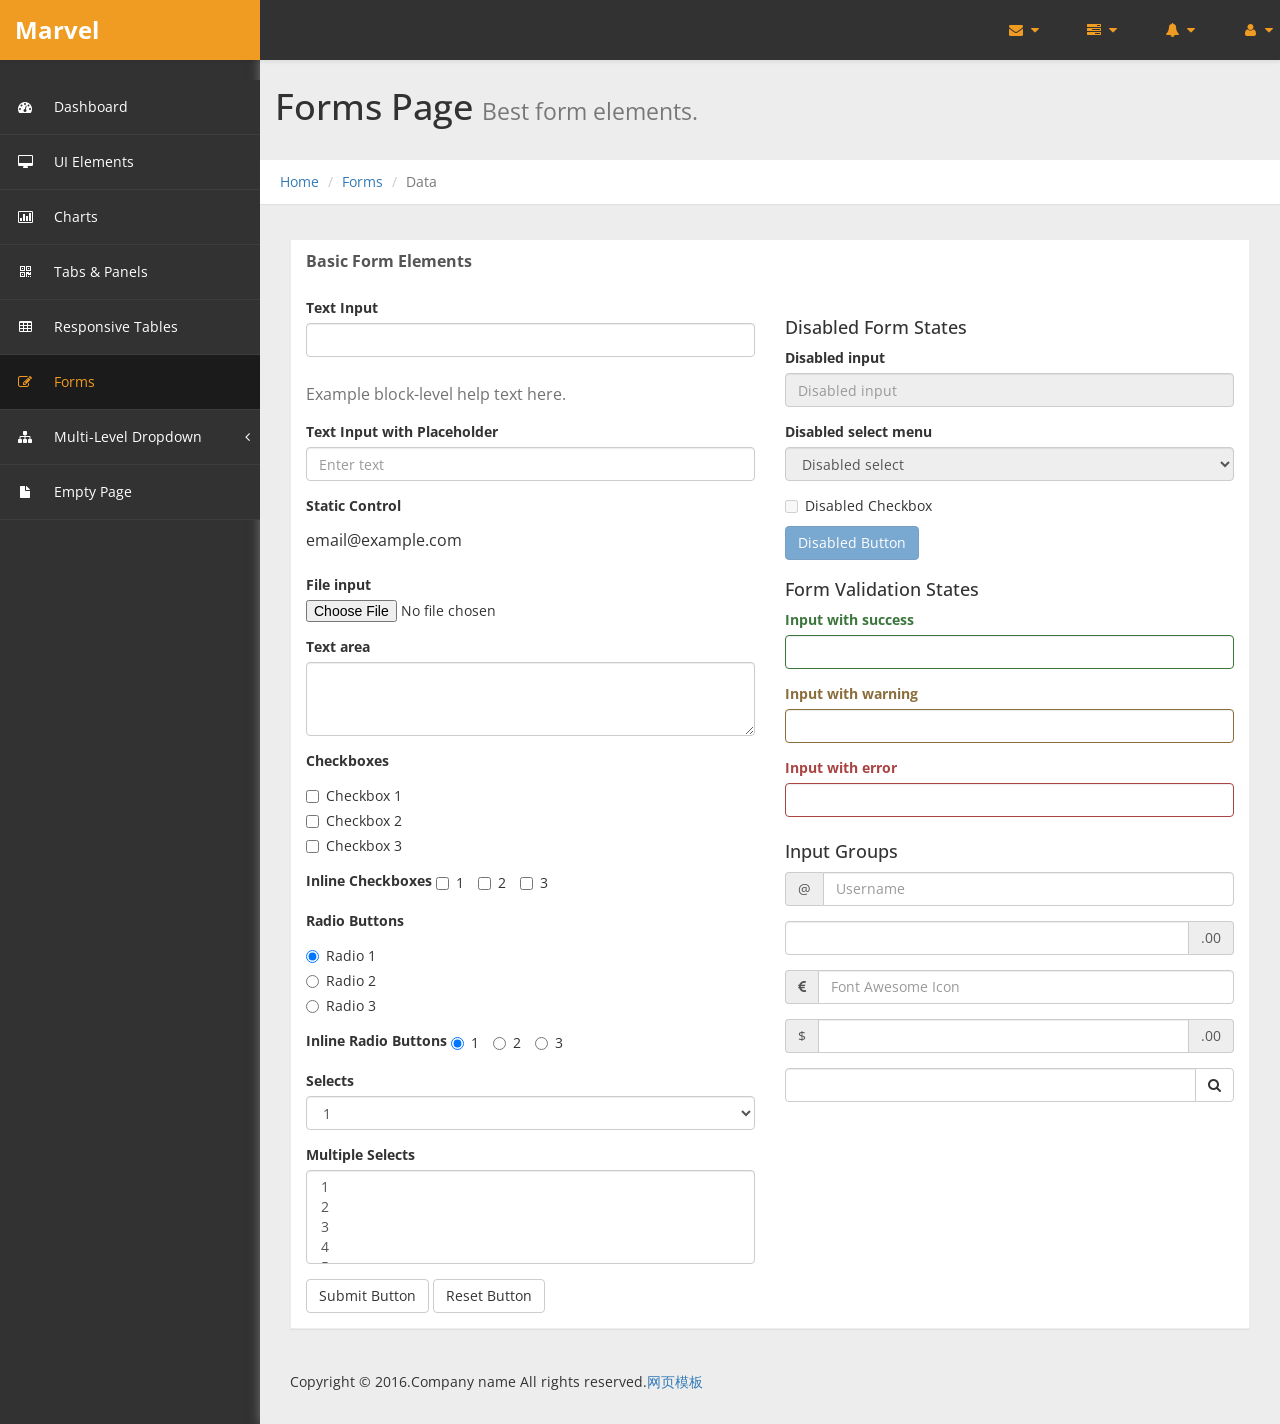
<file: html/form.html>
﻿<!DOCTYPE html>
<html xmlns="http://www.w3.org/1999/xhtml">
<head>
      <meta charset="utf-8" />
    <meta name="viewport" content="width=device-width, initial-scale=1.0" />
    <title>chinaz</title>
	<!-- Bootstrap Styles-->
    <link href="assets/css/bootstrap.css" rel="stylesheet" />
     <!-- FontAwesome Styles-->
    <link href="assets/css/font-awesome.css" rel="stylesheet" />
        <!-- Custom Styles-->
    <link href="assets/css/custom-styles.css" rel="stylesheet" />
     <!-- Google Fonts-->
   <link href='http://fonts.useso.com/css?family=Open+Sans' rel='stylesheet' type='text/css' />
</head>
<body>
    <div id="wrapper">
        <nav class="navbar navbar-default top-navbar" role="navigation">
            <div class="navbar-header">
                <button type="button" class="navbar-toggle" data-toggle="collapse" data-target=".sidebar-collapse">
                    <span class="sr-only">Toggle navigation</span>
                    <span class="icon-bar"></span>
                    <span class="icon-bar"></span>
                    <span class="icon-bar"></span>
                </button>
                <a class="navbar-brand" href="index.html"><strong>Marvel</strong></a>
            </div>

            <ul class="nav navbar-top-links navbar-right">
                <li class="dropdown">
                    <a class="dropdown-toggle" data-toggle="dropdown" href="#" aria-expanded="false">
                        <i class="fa fa-envelope fa-fw"></i> <i class="fa fa-caret-down"></i>
                    </a>
                    <ul class="dropdown-menu dropdown-messages">
                        <li>
                            <a href="#">
                                <div>
                                    <strong>John Doe</strong>
                                    <span class="pull-right text-muted">
                                        <em>Today</em>
                                    </span>
                                </div>
                                <div>Lorem Ipsum has been the industry's standard dummy text ever since the 1500s...</div>
                            </a>
                        </li>
                        <li class="divider"></li>
                        <li>
                            <a href="#">
                                <div>
                                    <strong>John Smith</strong>
                                    <span class="pull-right text-muted">
                                        <em>Yesterday</em>
                                    </span>
                                </div>
                                <div>Lorem Ipsum has been the industry's standard dummy text ever since an kwilnw...</div>
                            </a>
                        </li>
                        <li class="divider"></li>
                        <li>
                            <a href="#">
                                <div>
                                    <strong>John Smith</strong>
                                    <span class="pull-right text-muted">
                                        <em>Yesterday</em>
                                    </span>
                                </div>
                                <div>Lorem Ipsum has been the industry's standard dummy text ever since the...</div>
                            </a>
                        </li>
                        <li class="divider"></li>
                        <li>
                            <a class="text-center" href="#">
                                <strong>Read All Messages</strong>
                                <i class="fa fa-angle-right"></i>
                            </a>
                        </li>
                    </ul>
                    <!-- /.dropdown-messages -->
                </li>
                <!-- /.dropdown -->
                <li class="dropdown">
                    <a class="dropdown-toggle" data-toggle="dropdown" href="#" aria-expanded="false">
                        <i class="fa fa-tasks fa-fw"></i> <i class="fa fa-caret-down"></i>
                    </a>
                    <ul class="dropdown-menu dropdown-tasks">
                        <li>
                            <a href="#">
                                <div>
                                    <p>
                                        <strong>Task 1</strong>
                                        <span class="pull-right text-muted">60% Complete</span>
                                    </p>
                                    <div class="progress progress-striped active">
                                        <div class="progress-bar progress-bar-success" role="progressbar" aria-valuenow="60" aria-valuemin="0" aria-valuemax="100" style="width: 60%">
                                            <span class="sr-only">60% Complete (success)</span>
                                        </div>
                                    </div>
                                </div>
                            </a>
                        </li>
                        <li class="divider"></li>
                        <li>
                            <a href="#">
                                <div>
                                    <p>
                                        <strong>Task 2</strong>
                                        <span class="pull-right text-muted">28% Complete</span>
                                    </p>
                                    <div class="progress progress-striped active">
                                        <div class="progress-bar progress-bar-info" role="progressbar" aria-valuenow="28" aria-valuemin="0" aria-valuemax="100" style="width: 28%">
                                            <span class="sr-only">28% Complete</span>
                                        </div>
                                    </div>
                                </div>
                            </a>
                        </li>
                        <li class="divider"></li>
                        <li>
                            <a href="#">
                                <div>
                                    <p>
                                        <strong>Task 3</strong>
                                        <span class="pull-right text-muted">60% Complete</span>
                                    </p>
                                    <div class="progress progress-striped active">
                                        <div class="progress-bar progress-bar-warning" role="progressbar" aria-valuenow="60" aria-valuemin="0" aria-valuemax="100" style="width: 60%">
                                            <span class="sr-only">60% Complete (warning)</span>
                                        </div>
                                    </div>
                                </div>
                            </a>
                        </li>
                        <li class="divider"></li>
                        <li>
                            <a href="#">
                                <div>
                                    <p>
                                        <strong>Task 4</strong>
                                        <span class="pull-right text-muted">85% Complete</span>
                                    </p>
                                    <div class="progress progress-striped active">
                                        <div class="progress-bar progress-bar-danger" role="progressbar" aria-valuenow="85" aria-valuemin="0" aria-valuemax="100" style="width: 85%">
                                            <span class="sr-only">85% Complete (danger)</span>
                                        </div>
                                    </div>
                                </div>
                            </a>
                        </li>
                        <li class="divider"></li>
                        <li>
                            <a class="text-center" href="#">
                                <strong>See All Tasks</strong>
                                <i class="fa fa-angle-right"></i>
                            </a>
                        </li>
                    </ul>
                    <!-- /.dropdown-tasks -->
                </li>
                <!-- /.dropdown -->
                <li class="dropdown">
                    <a class="dropdown-toggle" data-toggle="dropdown" href="#" aria-expanded="false">
                        <i class="fa fa-bell fa-fw"></i> <i class="fa fa-caret-down"></i>
                    </a>
                    <ul class="dropdown-menu dropdown-alerts">
                        <li>
                            <a href="#">
                                <div>
                                    <i class="fa fa-comment fa-fw"></i> New Comment
                                    <span class="pull-right text-muted small">4 min</span>
                                </div>
                            </a>
                        </li>
                        <li class="divider"></li>
                        <li>
                            <a href="#">
                                <div>
                                    <i class="fa fa-twitter fa-fw"></i> 3 New Followers
                                    <span class="pull-right text-muted small">12 min</span>
                                </div>
                            </a>
                        </li>
                        <li class="divider"></li>
                        <li>
                            <a href="#">
                                <div>
                                    <i class="fa fa-envelope fa-fw"></i> Message Sent
                                    <span class="pull-right text-muted small">4 min</span>
                                </div>
                            </a>
                        </li>
                        <li class="divider"></li>
                        <li>
                            <a href="#">
                                <div>
                                    <i class="fa fa-tasks fa-fw"></i> New Task
                                    <span class="pull-right text-muted small">4 min</span>
                                </div>
                            </a>
                        </li>
                        <li class="divider"></li>
                        <li>
                            <a href="#">
                                <div>
                                    <i class="fa fa-upload fa-fw"></i> Server Rebooted
                                    <span class="pull-right text-muted small">4 min</span>
                                </div>
                            </a>
                        </li>
                        <li class="divider"></li>
                        <li>
                            <a class="text-center" href="#">
                                <strong>See All Alerts</strong>
                                <i class="fa fa-angle-right"></i>
                            </a>
                        </li>
                    </ul>
                    <!-- /.dropdown-alerts -->
                </li>
                <!-- /.dropdown -->
                <li class="dropdown">
                    <a class="dropdown-toggle" data-toggle="dropdown" href="#" aria-expanded="false">
                        <i class="fa fa-user fa-fw"></i> <i class="fa fa-caret-down"></i>
                    </a>
                    <ul class="dropdown-menu dropdown-user">
                        <li><a href="#"><i class="fa fa-user fa-fw"></i> User Profile</a>
                        </li>
                        <li><a href="#"><i class="fa fa-gear fa-fw"></i> Settings</a>
                        </li>
                        <li class="divider"></li>
                        <li><a href="#"><i class="fa fa-sign-out fa-fw"></i> Logout</a>
                        </li>
                    </ul>
                    <!-- /.dropdown-user -->
                </li>
                <!-- /.dropdown -->
            </ul>
        </nav>
        <!--/. NAV TOP  -->
        <nav class="navbar-default navbar-side" role="navigation">
            <div class="sidebar-collapse">
                <ul class="nav" id="main-menu">

                    <li>
                        <a href="index.html"><i class="fa fa-dashboard"></i> Dashboard</a>
                    </li>
                    <li>
                        <a href="ui-elements.html"><i class="fa fa-desktop"></i> UI Elements</a>
                    </li>
					<li>
                        <a href="chart.html"><i class="fa fa-bar-chart-o"></i> Charts</a>
                    </li>
                    <li>
                        <a href="tab-panel.html"><i class="fa fa-qrcode"></i> Tabs & Panels</a>
                    </li>
                    
                    <li>
                        <a href="table.html"><i class="fa fa-table"></i> Responsive Tables</a>
                    </li>
                    <li>
                        <a href="form.html" class="active-menu"><i class="fa fa-edit"></i> Forms </a>
                    </li>


                    <li>
                        <a href="#"><i class="fa fa-sitemap"></i> Multi-Level Dropdown<span class="fa arrow"></span></a>
                        <ul class="nav nav-second-level">
                            <li>
                                <a href="#">Second Level Link</a>
                            </li>
                            <li>
                                <a href="#">Second Level Link</a>
                            </li>
                            <li>
                                <a href="#">Second Level Link<span class="fa arrow"></span></a>
                                <ul class="nav nav-third-level">
                                    <li>
                                        <a href="#">Third Level Link</a>
                                    </li>
                                    <li>
                                        <a href="#">Third Level Link</a>
                                    </li>
                                    <li>
                                        <a href="#">Third Level Link</a>
                                    </li>

                                </ul>

                            </li>
                        </ul>
                    </li>
                    <li>
                        <a href="empty.html"><i class="fa fa-fw fa-file"></i> Empty Page</a>
                    </li>
                </ul>

            </div>

        </nav>
        <!-- /. NAV SIDE  -->
        <div id="page-wrapper" >
		  <div class="header"> 
                        <h1 class="page-header">
                             Forms Page <small>Best form elements.</small>
                        </h1>
						<ol class="breadcrumb">
					  <li><a href="#">Home</a></li>
					  <li><a href="#">Forms</a></li>
					  <li class="active">Data</li>
					</ol> 
									
		</div>
		
            <div id="page-inner"> 
              <div class="row">
                <div class="col-lg-12">
                    <div class="panel panel-default">
                        <div class="panel-heading">
                            Basic Form Elements
                        </div>
                        <div class="panel-body">
                            <div class="row">
                                <div class="col-lg-6">
                                    <form role="form">
                                        <div class="form-group">
                                            <label>Text Input</label>
                                            <input class="form-control">
                                            <p class="help-block">Example block-level help text here.</p>
                                        </div>
                                        <div class="form-group">
                                            <label>Text Input with Placeholder</label>
                                            <input class="form-control" placeholder="Enter text">
                                        </div>
                                        <div class="form-group">
                                            <label>Static Control</label>
                                            <p class="form-control-static">email@example.com</p>
                                        </div>
                                        <div class="form-group">
                                            <label>File input</label>
                                            <input type="file">
                                        </div>
                                        <div class="form-group">
                                            <label>Text area</label>
                                            <textarea class="form-control" rows="3"></textarea>
                                        </div>
                                        <div class="form-group">
                                            <label>Checkboxes</label>
                                            <div class="checkbox">
                                                <label>
                                                    <input type="checkbox" value="">Checkbox 1
                                                </label>
                                            </div>
                                            <div class="checkbox">
                                                <label>
                                                    <input type="checkbox" value="">Checkbox 2
                                                </label>
                                            </div>
                                            <div class="checkbox">
                                                <label>
                                                    <input type="checkbox" value="">Checkbox 3
                                                </label>
                                            </div>
                                        </div>
                                        <div class="form-group">
                                            <label>Inline Checkboxes</label>
                                            <label class="checkbox-inline">
                                                <input type="checkbox">1
                                            </label>
                                            <label class="checkbox-inline">
                                                <input type="checkbox">2
                                            </label>
                                            <label class="checkbox-inline">
                                                <input type="checkbox">3
                                            </label>
                                        </div>
                                        <div class="form-group">
                                            <label>Radio Buttons</label>
                                            <div class="radio">
                                                <label>
                                                    <input type="radio" name="optionsRadios" id="optionsRadios1" value="option1" checked="">Radio 1
                                                </label>
                                            </div>
                                            <div class="radio">
                                                <label>
                                                    <input type="radio" name="optionsRadios" id="optionsRadios2" value="option2">Radio 2
                                                </label>
                                            </div>
                                            <div class="radio">
                                                <label>
                                                    <input type="radio" name="optionsRadios" id="optionsRadios3" value="option3">Radio 3
                                                </label>
                                            </div>
                                        </div>
                                        <div class="form-group">
                                            <label>Inline Radio Buttons</label>
                                            <label class="radio-inline">
                                                <input type="radio" name="optionsRadiosInline" id="optionsRadiosInline1" value="option1" checked="">1
                                            </label>
                                            <label class="radio-inline">
                                                <input type="radio" name="optionsRadiosInline" id="optionsRadiosInline2" value="option2">2
                                            </label>
                                            <label class="radio-inline">
                                                <input type="radio" name="optionsRadiosInline" id="optionsRadiosInline3" value="option3">3
                                            </label>
                                        </div>
                                        <div class="form-group">
                                            <label>Selects</label>
                                            <select class="form-control">
                                                <option>1</option>
                                                <option>2</option>
                                                <option>3</option>
                                                <option>4</option>
                                                <option>5</option>
                                            </select>
                                        </div>
                                        <div class="form-group">
                                            <label>Multiple Selects</label>
                                            <select multiple="" class="form-control">
                                                <option>1</option>
                                                <option>2</option>
                                                <option>3</option>
                                                <option>4</option>
                                                <option>5</option>
                                            </select>
                                        </div>
                                        <button type="submit" class="btn btn-default">Submit Button</button>
                                        <button type="reset" class="btn btn-default">Reset Button</button>
                                    </form>
                                </div>
                                <!-- /.col-lg-6 (nested) -->
                                <div class="col-lg-6">
                                    <h4>Disabled Form States</h4>
                                    <form role="form">
                                        <fieldset disabled="">
                                            <div class="form-group">
                                                <label for="disabledSelect">Disabled input</label>
                                                <input class="form-control" id="disabledInput" type="text" placeholder="Disabled input" disabled="">
                                            </div>
                                            <div class="form-group">
                                                <label for="disabledSelect">Disabled select menu</label>
                                                <select id="disabledSelect" class="form-control">
                                                    <option>Disabled select</option>
                                                </select>
                                            </div>
                                            <div class="checkbox">
                                                <label>
                                                    <input type="checkbox">Disabled Checkbox
                                                </label>
                                            </div>
                                            <button type="submit" class="btn btn-primary">Disabled Button</button>
                                        </fieldset>
                                    </form>
                                    <h4>Form Validation States</h4>
                                    <form role="form">
                                        <div class="form-group has-success">
                                            <label class="control-label" for="inputSuccess">Input with success</label>
                                            <input type="text" class="form-control" id="inputSuccess">
                                        </div>
                                        <div class="form-group has-warning">
                                            <label class="control-label" for="inputWarning">Input with warning</label>
                                            <input type="text" class="form-control" id="inputWarning">
                                        </div>
                                        <div class="form-group has-error">
                                            <label class="control-label" for="inputError">Input with error</label>
                                            <input type="text" class="form-control" id="inputError">
                                        </div>
                                    </form>
                                    <h4>Input Groups</h4>
                                    <form role="form">
                                        <div class="form-group input-group">
                                            <span class="input-group-addon">@</span>
                                            <input type="text" class="form-control" placeholder="Username">
                                        </div>
                                        <div class="form-group input-group">
                                            <input type="text" class="form-control">
                                            <span class="input-group-addon">.00</span>
                                        </div>
                                        <div class="form-group input-group">
                                            <span class="input-group-addon"><i class="fa fa-eur"></i>
                                            </span>
                                            <input type="text" class="form-control" placeholder="Font Awesome Icon">
                                        </div>
                                        <div class="form-group input-group">
                                            <span class="input-group-addon">$</span>
                                            <input type="text" class="form-control">
                                            <span class="input-group-addon">.00</span>
                                        </div>
                                        <div class="form-group input-group">
                                            <input type="text" class="form-control">
                                            <span class="input-group-btn">
                                                <button class="btn btn-default" type="button"><i class="fa fa-search"></i>
                                                </button>
                                            </span>
                                        </div>
                                    </form>
                                </div>
                                <!-- /.col-lg-6 (nested) -->
                            </div>
                            <!-- /.row (nested) -->
                        </div>
                        <!-- /.panel-body -->
                    </div>
                    <!-- /.panel -->
                </div>
                <!-- /.col-lg-12 -->
            </div>
			<footer><p>Copyright &copy; 2016.Company name All rights reserved.<a target="_blank" href="http://sc.chinaz.com/moban/">&#x7F51;&#x9875;&#x6A21;&#x677F;</a></p></footer>
			</div>
             <!-- /. PAGE INNER  -->
            </div>
         <!-- /. PAGE WRAPPER  -->
        </div>
     <!-- /. WRAPPER  -->
    <!-- JS Scripts-->
    <!-- jQuery Js -->
    <script src="assets/js/jquery-1.10.2.js"></script>
      <!-- Bootstrap Js -->
    <script src="assets/js/bootstrap.min.js"></script>
    <!-- Metis Menu Js -->
    <script src="assets/js/jquery.metisMenu.js"></script>
      <!-- Custom Js -->
    <script src="assets/js/custom-scripts.js"></script>
    
   
</body>
</html>
</file>
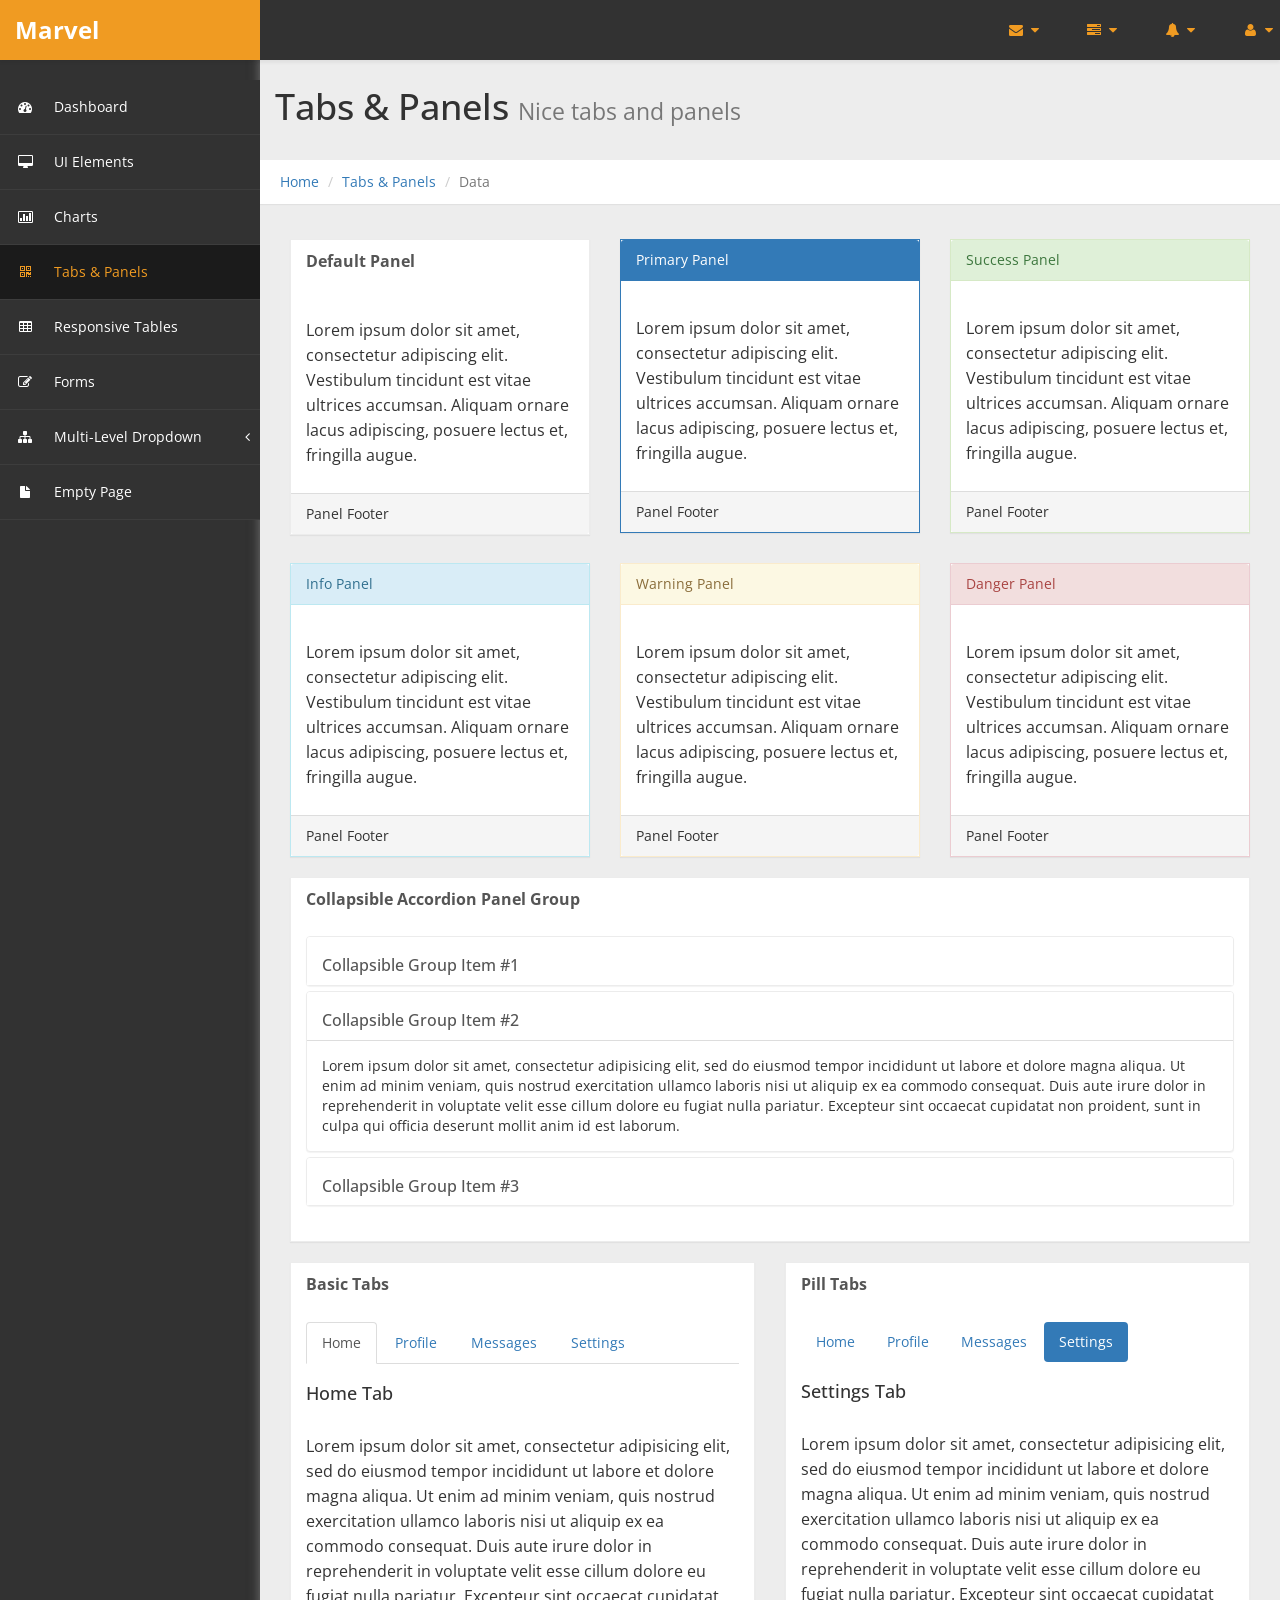
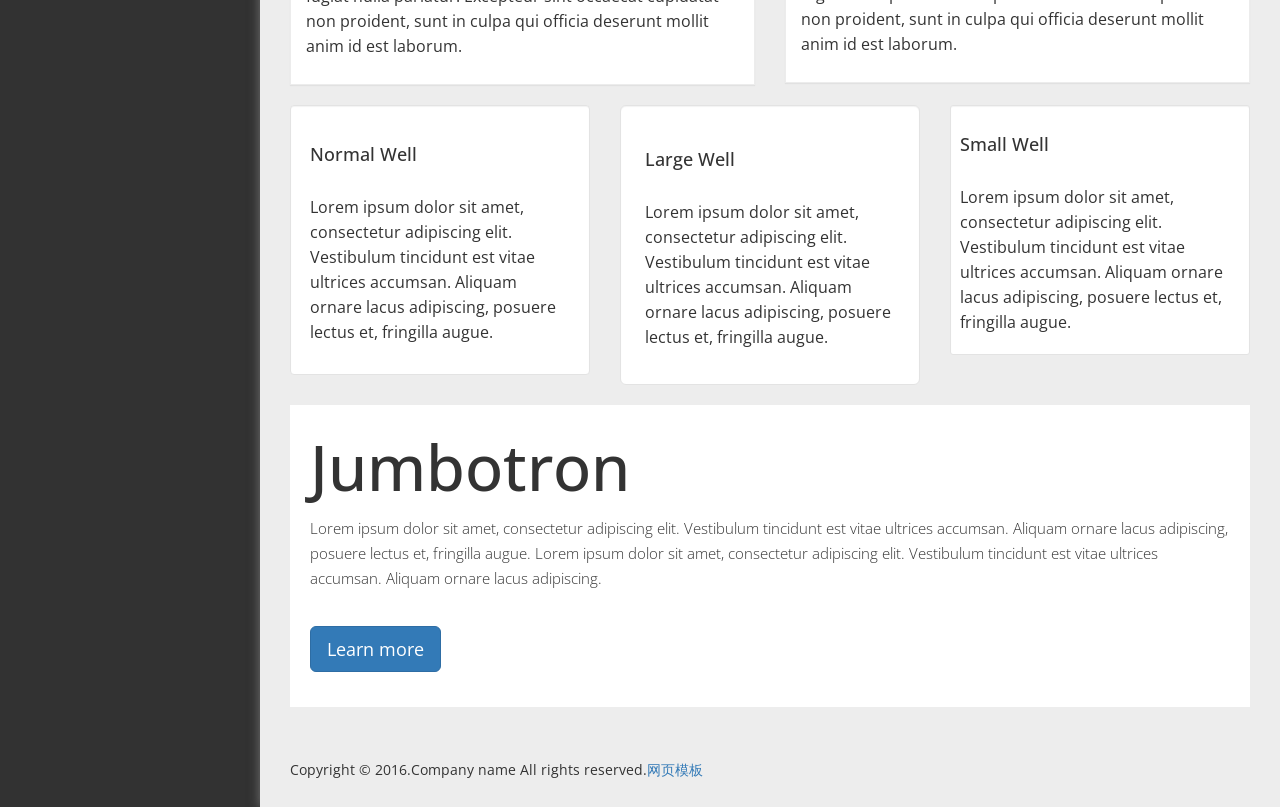
<file: html/tab-panel.html>
﻿<!DOCTYPE html>
<html xmlns="http://www.w3.org/1999/xhtml">
<head>
      <meta charset="utf-8" />
    <meta name="viewport" content="width=device-width, initial-scale=1.0" />
    <title>chinaz</title>
	<!-- Bootstrap Styles-->
    <link href="assets/css/bootstrap.css" rel="stylesheet" />
     <!-- FontAwesome Styles-->
    <link href="assets/css/font-awesome.css" rel="stylesheet" />
        <!-- Custom Styles-->
    <link href="assets/css/custom-styles.css" rel="stylesheet" />
     <!-- Google Fonts-->
   <link href='http://fonts.useso.com/css?family=Open+Sans' rel='stylesheet' type='text/css' />
</head>
<body>
    <div id="wrapper">
        <nav class="navbar navbar-default top-navbar" role="navigation">
            <div class="navbar-header">
                <button type="button" class="navbar-toggle" data-toggle="collapse" data-target=".sidebar-collapse">
                    <span class="sr-only">Toggle navigation</span>
                    <span class="icon-bar"></span>
                    <span class="icon-bar"></span>
                    <span class="icon-bar"></span>
                </button>
                <a class="navbar-brand" href="index.html"><strong>Marvel</strong></a>
            </div>

            <ul class="nav navbar-top-links navbar-right">
                <li class="dropdown">
                    <a class="dropdown-toggle" data-toggle="dropdown" href="#" aria-expanded="false">
                        <i class="fa fa-envelope fa-fw"></i> <i class="fa fa-caret-down"></i>
                    </a>
                    <ul class="dropdown-menu dropdown-messages">
                        <li>
                            <a href="#">
                                <div>
                                    <strong>John Doe</strong>
                                    <span class="pull-right text-muted">
                                        <em>Today</em>
                                    </span>
                                </div>
                                <div>Lorem Ipsum has been the industry's standard dummy text ever since the 1500s...</div>
                            </a>
                        </li>
                        <li class="divider"></li>
                        <li>
                            <a href="#">
                                <div>
                                    <strong>John Smith</strong>
                                    <span class="pull-right text-muted">
                                        <em>Yesterday</em>
                                    </span>
                                </div>
                                <div>Lorem Ipsum has been the industry's standard dummy text ever since an kwilnw...</div>
                            </a>
                        </li>
                        <li class="divider"></li>
                        <li>
                            <a href="#">
                                <div>
                                    <strong>John Smith</strong>
                                    <span class="pull-right text-muted">
                                        <em>Yesterday</em>
                                    </span>
                                </div>
                                <div>Lorem Ipsum has been the industry's standard dummy text ever since the...</div>
                            </a>
                        </li>
                        <li class="divider"></li>
                        <li>
                            <a class="text-center" href="#">
                                <strong>Read All Messages</strong>
                                <i class="fa fa-angle-right"></i>
                            </a>
                        </li>
                    </ul>
                    <!-- /.dropdown-messages -->
                </li>
                <!-- /.dropdown -->
                <li class="dropdown">
                    <a class="dropdown-toggle" data-toggle="dropdown" href="#" aria-expanded="false">
                        <i class="fa fa-tasks fa-fw"></i> <i class="fa fa-caret-down"></i>
                    </a>
                    <ul class="dropdown-menu dropdown-tasks">
                        <li>
                            <a href="#">
                                <div>
                                    <p>
                                        <strong>Task 1</strong>
                                        <span class="pull-right text-muted">60% Complete</span>
                                    </p>
                                    <div class="progress progress-striped active">
                                        <div class="progress-bar progress-bar-success" role="progressbar" aria-valuenow="60" aria-valuemin="0" aria-valuemax="100" style="width: 60%">
                                            <span class="sr-only">60% Complete (success)</span>
                                        </div>
                                    </div>
                                </div>
                            </a>
                        </li>
                        <li class="divider"></li>
                        <li>
                            <a href="#">
                                <div>
                                    <p>
                                        <strong>Task 2</strong>
                                        <span class="pull-right text-muted">28% Complete</span>
                                    </p>
                                    <div class="progress progress-striped active">
                                        <div class="progress-bar progress-bar-info" role="progressbar" aria-valuenow="28" aria-valuemin="0" aria-valuemax="100" style="width: 28%">
                                            <span class="sr-only">28% Complete</span>
                                        </div>
                                    </div>
                                </div>
                            </a>
                        </li>
                        <li class="divider"></li>
                        <li>
                            <a href="#">
                                <div>
                                    <p>
                                        <strong>Task 3</strong>
                                        <span class="pull-right text-muted">60% Complete</span>
                                    </p>
                                    <div class="progress progress-striped active">
                                        <div class="progress-bar progress-bar-warning" role="progressbar" aria-valuenow="60" aria-valuemin="0" aria-valuemax="100" style="width: 60%">
                                            <span class="sr-only">60% Complete (warning)</span>
                                        </div>
                                    </div>
                                </div>
                            </a>
                        </li>
                        <li class="divider"></li>
                        <li>
                            <a href="#">
                                <div>
                                    <p>
                                        <strong>Task 4</strong>
                                        <span class="pull-right text-muted">85% Complete</span>
                                    </p>
                                    <div class="progress progress-striped active">
                                        <div class="progress-bar progress-bar-danger" role="progressbar" aria-valuenow="85" aria-valuemin="0" aria-valuemax="100" style="width: 85%">
                                            <span class="sr-only">85% Complete (danger)</span>
                                        </div>
                                    </div>
                                </div>
                            </a>
                        </li>
                        <li class="divider"></li>
                        <li>
                            <a class="text-center" href="#">
                                <strong>See All Tasks</strong>
                                <i class="fa fa-angle-right"></i>
                            </a>
                        </li>
                    </ul>
                    <!-- /.dropdown-tasks -->
                </li>
                <!-- /.dropdown -->
                <li class="dropdown">
                    <a class="dropdown-toggle" data-toggle="dropdown" href="#" aria-expanded="false">
                        <i class="fa fa-bell fa-fw"></i> <i class="fa fa-caret-down"></i>
                    </a>
                    <ul class="dropdown-menu dropdown-alerts">
                        <li>
                            <a href="#">
                                <div>
                                    <i class="fa fa-comment fa-fw"></i> New Comment
                                    <span class="pull-right text-muted small">4 min</span>
                                </div>
                            </a>
                        </li>
                        <li class="divider"></li>
                        <li>
                            <a href="#">
                                <div>
                                    <i class="fa fa-twitter fa-fw"></i> 3 New Followers
                                    <span class="pull-right text-muted small">12 min</span>
                                </div>
                            </a>
                        </li>
                        <li class="divider"></li>
                        <li>
                            <a href="#">
                                <div>
                                    <i class="fa fa-envelope fa-fw"></i> Message Sent
                                    <span class="pull-right text-muted small">4 min</span>
                                </div>
                            </a>
                        </li>
                        <li class="divider"></li>
                        <li>
                            <a href="#">
                                <div>
                                    <i class="fa fa-tasks fa-fw"></i> New Task
                                    <span class="pull-right text-muted small">4 min</span>
                                </div>
                            </a>
                        </li>
                        <li class="divider"></li>
                        <li>
                            <a href="#">
                                <div>
                                    <i class="fa fa-upload fa-fw"></i> Server Rebooted
                                    <span class="pull-right text-muted small">4 min</span>
                                </div>
                            </a>
                        </li>
                        <li class="divider"></li>
                        <li>
                            <a class="text-center" href="#">
                                <strong>See All Alerts</strong>
                                <i class="fa fa-angle-right"></i>
                            </a>
                        </li>
                    </ul>
                    <!-- /.dropdown-alerts -->
                </li>
                <!-- /.dropdown -->
                <li class="dropdown">
                    <a class="dropdown-toggle" data-toggle="dropdown" href="#" aria-expanded="false">
                        <i class="fa fa-user fa-fw"></i> <i class="fa fa-caret-down"></i>
                    </a>
                    <ul class="dropdown-menu dropdown-user">
                        <li><a href="#"><i class="fa fa-user fa-fw"></i> User Profile</a>
                        </li>
                        <li><a href="#"><i class="fa fa-gear fa-fw"></i> Settings</a>
                        </li>
                        <li class="divider"></li>
                        <li><a href="#"><i class="fa fa-sign-out fa-fw"></i> Logout</a>
                        </li>
                    </ul>
                    <!-- /.dropdown-user -->
                </li>
                <!-- /.dropdown -->
            </ul>
        </nav>
        <!--/. NAV TOP  -->
        <nav class="navbar-default navbar-side" role="navigation">
            <div class="sidebar-collapse">
                <ul class="nav" id="main-menu">

                    <li>
                        <a href="index.html"><i class="fa fa-dashboard"></i> Dashboard</a>
                    </li>
                    <li>
                        <a href="ui-elements.html"><i class="fa fa-desktop"></i> UI Elements</a>
                    </li>
					<li>
                        <a href="chart.html"><i class="fa fa-bar-chart-o"></i> Charts</a>
                    </li>
                    <li>
                        <a href="tab-panel.html" class="active-menu"><i class="fa fa-qrcode"></i> Tabs & Panels</a>
                    </li>
                    
                    <li>
                        <a href="table.html"><i class="fa fa-table"></i> Responsive Tables</a>
                    </li>
                    <li>
                        <a href="form.html"><i class="fa fa-edit"></i> Forms </a>
                    </li>


                    <li>
                        <a href="#"><i class="fa fa-sitemap"></i> Multi-Level Dropdown<span class="fa arrow"></span></a>
                        <ul class="nav nav-second-level">
                            <li>
                                <a href="#">Second Level Link</a>
                            </li>
                            <li>
                                <a href="#">Second Level Link</a>
                            </li>
                            <li>
                                <a href="#">Second Level Link<span class="fa arrow"></span></a>
                                <ul class="nav nav-third-level">
                                    <li>
                                        <a href="#">Third Level Link</a>
                                    </li>
                                    <li>
                                        <a href="#">Third Level Link</a>
                                    </li>
                                    <li>
                                        <a href="#">Third Level Link</a>
                                    </li>

                                </ul>

                            </li>
                        </ul>
                    </li>
                    <li>
                        <a href="empty.html"><i class="fa fa-fw fa-file"></i> Empty Page</a>
                    </li>
                </ul>

            </div>

        </nav>
        <!-- /. NAV SIDE  -->
        <div id="page-wrapper" >
			  <div class="header"> 
                        <h1 class="page-header">
                            Tabs & Panels <small>Nice tabs and panels</small>
                        </h1>
						<ol class="breadcrumb">
					  <li><a href="#">Home</a></li>
					  <li><a href="#">Tabs & Panels</a></li>
					  <li class="active">Data</li>
					</ol> 
									
		</div>
		
            <div id="page-inner"> 
                                 
            <div class="row">
                <div class="col-md-4 col-sm-4">
                    <div class="panel panel-default">
                        <div class="panel-heading">
                            Default Panel
                        </div>
                        <div class="panel-body">
                            <p>Lorem ipsum dolor sit amet, consectetur adipiscing elit. Vestibulum tincidunt est vitae ultrices accumsan. Aliquam ornare lacus adipiscing, posuere lectus et, fringilla augue.</p>
                        </div>
                        <div class="panel-footer">
                            Panel Footer
                        </div>
                    </div>
                </div>
                <div class="col-md-4 col-sm-4">
                    <div class="panel panel-primary">
                        <div class="panel-heading">
                            Primary Panel
                        </div>
                        <div class="panel-body">
                            <p>Lorem ipsum dolor sit amet, consectetur adipiscing elit. Vestibulum tincidunt est vitae ultrices accumsan. Aliquam ornare lacus adipiscing, posuere lectus et, fringilla augue.</p>
                        </div>
                        <div class="panel-footer">
                            Panel Footer
                        </div>
                    </div>
                </div>
                <div class="col-md-4 col-sm-4">
                    <div class="panel panel-success">
                        <div class="panel-heading">
                            Success Panel
                        </div>
                        <div class="panel-body">
                            <p>Lorem ipsum dolor sit amet, consectetur adipiscing elit. Vestibulum tincidunt est vitae ultrices accumsan. Aliquam ornare lacus adipiscing, posuere lectus et, fringilla augue.</p>
                        </div>
                        <div class="panel-footer">
                            Panel Footer
                        </div>
                    </div>
                </div>
            </div>
                   <!-- /. ROW  -->
            <div class="row">
                <div class="col-md-4 col-sm-4">
                    <div class="panel panel-info">
                        <div class="panel-heading">
                            Info Panel
                        </div>
                        <div class="panel-body">
                            <p>Lorem ipsum dolor sit amet, consectetur adipiscing elit. Vestibulum tincidunt est vitae ultrices accumsan. Aliquam ornare lacus adipiscing, posuere lectus et, fringilla augue.</p>
                        </div>
                        <div class="panel-footer">
                            Panel Footer
                        </div>
                    </div>
                </div>
                <div class="col-md-4 col-sm-4">
                    <div class="panel panel-warning">
                        <div class="panel-heading">
                            Warning Panel
                        </div>
                        <div class="panel-body">
                            <p>Lorem ipsum dolor sit amet, consectetur adipiscing elit. Vestibulum tincidunt est vitae ultrices accumsan. Aliquam ornare lacus adipiscing, posuere lectus et, fringilla augue.</p>
                        </div>
                        <div class="panel-footer">
                            Panel Footer
                        </div>
                    </div>
                </div>
                <div class="col-md-4 col-sm-4">
                    <div class="panel panel-danger">
                        <div class="panel-heading">
                            Danger Panel
                        </div>
                        <div class="panel-body">
                            <p>Lorem ipsum dolor sit amet, consectetur adipiscing elit. Vestibulum tincidunt est vitae ultrices accumsan. Aliquam ornare lacus adipiscing, posuere lectus et, fringilla augue.</p>
                        </div>
                        <div class="panel-footer">
                            Panel Footer
                        </div>
                    </div>
                </div>
            </div>
                    <!-- /. ROW  -->
            <div class="row">
                <div class="col-md-12">
                    <div class="panel panel-default">
                        <div class="panel-heading">
                            Collapsible Accordion Panel Group
                        </div>
                        <div class="panel-body">
                            <div class="panel-group" id="accordion">
                                <div class="panel panel-default">
                                    <div class="panel-heading">
                                        <h4 class="panel-title">
                                            <a data-toggle="collapse" data-parent="#accordion" href="#collapseOne" class="collapsed">Collapsible Group Item #1</a>
                                        </h4>
                                    </div>
                                    <div id="collapseOne" class="panel-collapse collapse" style="height: 0px;">
                                        <div class="panel-body">
                                            Lorem ipsum dolor sit amet, consectetur adipisicing elit, sed do eiusmod tempor incididunt ut labore et dolore magna aliqua. Ut enim ad minim veniam, quis nostrud exercitation ullamco laboris nisi ut aliquip ex ea commodo consequat. Duis aute irure dolor in reprehenderit in voluptate velit esse cillum dolore eu fugiat nulla pariatur. Excepteur sint occaecat cupidatat non proident, sunt in culpa qui officia deserunt mollit anim id est laborum.
                                        </div>
                                    </div>
                                </div>
                                <div class="panel panel-default">
                                    <div class="panel-heading">
                                        <h4 class="panel-title">
                                            <a data-toggle="collapse" data-parent="#accordion" href="#collapseTwo">Collapsible Group Item #2</a>
                                        </h4>
                                    </div>
                                    <div id="collapseTwo" class="panel-collapse in" style="height: auto;">
                                        <div class="panel-body">
                                            Lorem ipsum dolor sit amet, consectetur adipisicing elit, sed do eiusmod tempor incididunt ut labore et dolore magna aliqua. Ut enim ad minim veniam, quis nostrud exercitation ullamco laboris nisi ut aliquip ex ea commodo consequat. Duis aute irure dolor in reprehenderit in voluptate velit esse cillum dolore eu fugiat nulla pariatur. Excepteur sint occaecat cupidatat non proident, sunt in culpa qui officia deserunt mollit anim id est laborum.
                                        </div>
                                    </div>
                                </div>
                                <div class="panel panel-default">
                                    <div class="panel-heading">
                                        <h4 class="panel-title">
                                            <a data-toggle="collapse" data-parent="#accordion" href="#collapseThree" class="collapsed">Collapsible Group Item #3</a>
                                        </h4>
                                    </div>
                                    <div id="collapseThree" class="panel-collapse collapse">
                                        <div class="panel-body">
                                            Lorem ipsum dolor sit amet, consectetur adipisicing elit, sed do eiusmod tempor incididunt ut labore et dolore magna aliqua. Ut enim ad minim veniam, quis nostrud exercitation ullamco laboris nisi ut aliquip ex ea commodo consequat. Duis aute irure dolor in reprehenderit in voluptate velit esse cillum dolore eu fugiat nulla pariatur. Excepteur sint occaecat cupidatat non proident, sunt in culpa qui officia deserunt mollit anim id est laborum.
                                        </div>
                                    </div>
                                </div>
                            </div>
                        </div>
                    </div>
                </div>
            </div>
                    <!-- /. ROW  -->
            <div class="row">
                <div class="col-md-6 col-sm-6">
                    <div class="panel panel-default">
                        <div class="panel-heading">
                            Basic Tabs
                        </div>
                        <div class="panel-body">
                            <ul class="nav nav-tabs">
                                <li class="active"><a href="#home" data-toggle="tab">Home</a>
                                </li>
                                <li class=""><a href="#profile" data-toggle="tab">Profile</a>
                                </li>
                                <li class=""><a href="#messages" data-toggle="tab">Messages</a>
                                </li>
                                <li class=""><a href="#settings" data-toggle="tab">Settings</a>
                                </li>
                            </ul>

                            <div class="tab-content">
                                <div class="tab-pane fade active in" id="home">
                                    <h4>Home Tab</h4>
                                    <p>Lorem ipsum dolor sit amet, consectetur adipisicing elit, sed do eiusmod tempor incididunt ut labore et dolore magna aliqua. Ut enim ad minim veniam, quis nostrud exercitation ullamco laboris nisi ut aliquip ex ea commodo consequat. Duis aute irure dolor in reprehenderit in voluptate velit esse cillum dolore eu fugiat nulla pariatur. Excepteur sint occaecat cupidatat non proident, sunt in culpa qui officia deserunt mollit anim id est laborum.</p>
                                </div>
                                <div class="tab-pane fade" id="profile">
                                    <h4>Profile Tab</h4>
                                    <p>Lorem ipsum dolor sit amet, consectetur adipisicing elit, sed do eiusmod tempor incididunt ut labore et dolore magna aliqua. Ut enim ad minim veniam, quis nostrud exercitation ullamco laboris nisi ut aliquip ex ea commodo consequat. Duis aute irure dolor in reprehenderit in voluptate velit esse cillum dolore eu fugiat nulla pariatur. Excepteur sint occaecat cupidatat non proident, sunt in culpa qui officia deserunt mollit anim id est laborum.</p>
                                </div>
                                <div class="tab-pane fade" id="messages">
                                    <h4>Messages Tab</h4>
                                    <p>Lorem ipsum dolor sit amet, consectetur adipisicing elit, sed do eiusmod tempor incididunt ut labore et dolore magna aliqua. Ut enim ad minim veniam, quis nostrud exercitation ullamco laboris nisi ut aliquip ex ea commodo consequat. Duis aute irure dolor in reprehenderit in voluptate velit esse cillum dolore eu fugiat nulla pariatur. Excepteur sint occaecat cupidatat non proident, sunt in culpa qui officia deserunt mollit anim id est laborum.</p>
                                </div>
                                <div class="tab-pane fade" id="settings">
                                    <h4>Settings Tab</h4>
                                    <p>Lorem ipsum dolor sit amet, consectetur adipisicing elit, sed do eiusmod tempor incididunt ut labore et dolore magna aliqua. Ut enim ad minim veniam, quis nostrud exercitation ullamco laboris nisi ut aliquip ex ea commodo consequat. Duis aute irure dolor in reprehenderit in voluptate velit esse cillum dolore eu fugiat nulla pariatur. Excepteur sint occaecat cupidatat non proident, sunt in culpa qui officia deserunt mollit anim id est laborum.</p>
                                </div>
                            </div>
                        </div>
                    </div>
                </div>
                <div class="col-md-6 col-sm-6">
                    <div class="panel panel-default">
                        <div class="panel-heading">
                            Pill Tabs
                        </div>
                        <div class="panel-body">
                            <ul class="nav nav-pills">
                                <li class=""><a href="#home-pills" data-toggle="tab">Home</a>
                                </li>
                                <li class=""><a href="#profile-pills" data-toggle="tab">Profile</a>
                                </li>
                                <li class=""><a href="#messages-pills" data-toggle="tab">Messages</a>
                                </li>
                                <li class="active"><a href="#settings-pills" data-toggle="tab">Settings</a>
                                </li>
                            </ul>

                            <div class="tab-content">
                                <div class="tab-pane fade" id="home-pills">
                                    <h4>Home Tab</h4>
                                    <p>Lorem ipsum dolor sit amet, consectetur adipisicing elit, sed do eiusmod tempor incididunt ut labore et dolore magna aliqua. Ut enim ad minim veniam, quis nostrud exercitation ullamco laboris nisi ut aliquip ex ea commodo consequat. Duis aute irure dolor in reprehenderit in voluptate velit esse cillum dolore eu fugiat nulla pariatur. Excepteur sint occaecat cupidatat non proident, sunt in culpa qui officia deserunt mollit anim id est laborum.</p>
                                </div>
                                <div class="tab-pane fade" id="profile-pills">
                                    <h4>Profile Tab</h4>
                                    <p>Lorem ipsum dolor sit amet, consectetur adipisicing elit, sed do eiusmod tempor incididunt ut labore et dolore magna aliqua. Ut enim ad minim veniam, quis nostrud exercitation ullamco laboris nisi ut aliquip ex ea commodo consequat. Duis aute irure dolor in reprehenderit in voluptate velit esse cillum dolore eu fugiat nulla pariatur. Excepteur sint occaecat cupidatat non proident, sunt in culpa qui officia deserunt mollit anim id est laborum.</p>
                                </div>
                                <div class="tab-pane fade" id="messages-pills">
                                    <h4>Messages Tab</h4>
                                    <p>Lorem ipsum dolor sit amet, consectetur adipisicing elit, sed do eiusmod tempor incididunt ut labore et dolore magna aliqua. Ut enim ad minim veniam, quis nostrud exercitation ullamco laboris nisi ut aliquip ex ea commodo consequat. Duis aute irure dolor in reprehenderit in voluptate velit esse cillum dolore eu fugiat nulla pariatur. Excepteur sint occaecat cupidatat non proident, sunt in culpa qui officia deserunt mollit anim id est laborum.</p>
                                </div>
                                <div class="tab-pane fade active in" id="settings-pills">
                                    <h4>Settings Tab</h4>
                                    <p>Lorem ipsum dolor sit amet, consectetur adipisicing elit, sed do eiusmod tempor incididunt ut labore et dolore magna aliqua. Ut enim ad minim veniam, quis nostrud exercitation ullamco laboris nisi ut aliquip ex ea commodo consequat. Duis aute irure dolor in reprehenderit in voluptate velit esse cillum dolore eu fugiat nulla pariatur. Excepteur sint occaecat cupidatat non proident, sunt in culpa qui officia deserunt mollit anim id est laborum.</p>
                                </div>
                            </div>
                        </div>
                    </div>
                </div>
            </div>
                    <!-- /. ROW  -->
            <div class="row">
                <div class="col-md-4 col-sm-4">
                    <div class="well">
                        <h4>Normal Well</h4>
                        <p>Lorem ipsum dolor sit amet, consectetur adipiscing elit. Vestibulum tincidunt est vitae ultrices accumsan. Aliquam ornare lacus adipiscing, posuere lectus et, fringilla augue.</p>
                    </div>
                </div>
                <div class="col-md-4 col-sm-4">
                    <div class="well well-lg">
                        <h4>Large Well</h4>
                        <p>Lorem ipsum dolor sit amet, consectetur adipiscing elit. Vestibulum tincidunt est vitae ultrices accumsan. Aliquam ornare lacus adipiscing, posuere lectus et, fringilla augue.</p>
                    </div>
                </div>
                <div class="col-md-4 col-sm-4">
                    <div class="well well-sm">
                        <h4>Small Well</h4>
                        <p>Lorem ipsum dolor sit amet, consectetur adipiscing elit. Vestibulum tincidunt est vitae ultrices accumsan. Aliquam ornare lacus adipiscing, posuere lectus et, fringilla augue.</p>
                    </div>
                </div>
            </div>
                    <!-- /. ROW  -->
            <div class="row">
                <div class="col-md-12">
                    <div class="jumbotron">
                        <h1>Jumbotron</h1>
                        <p>Lorem ipsum dolor sit amet, consectetur adipiscing elit. Vestibulum tincidunt est vitae ultrices accumsan. Aliquam ornare lacus adipiscing, posuere lectus et, fringilla augue. Lorem ipsum dolor sit amet, consectetur adipiscing elit. Vestibulum tincidunt est vitae ultrices accumsan. Aliquam ornare lacus adipiscing.</p>
                        <p>
                            <a class="btn btn-primary btn-lg" role="button">Learn more</a>
                        </p>
                    </div>
                </div>
            </div>
                    <!-- /. ROW  -->
				<footer><p>Copyright &copy; 2016.Company name All rights reserved.<a target="_blank" href="http://sc.chinaz.com/moban/">&#x7F51;&#x9875;&#x6A21;&#x677F;</a></p></footer>
					</div>
			 <!-- /. PAGE INNER  -->
            </div>
         <!-- /. PAGE WRAPPER  -->
        </div>
     <!-- /. WRAPPER  -->
    <!-- JS Scripts-->
    <!-- jQuery Js -->
    <script src="assets/js/jquery-1.10.2.js"></script>
      <!-- Bootstrap Js -->
    <script src="assets/js/bootstrap.min.js"></script>
    <!-- Metis Menu Js -->
    <script src="assets/js/jquery.metisMenu.js"></script>
      <!-- Custom Js -->
    <script src="assets/js/custom-scripts.js"></script>
    
   
</body>
</html>
</file>
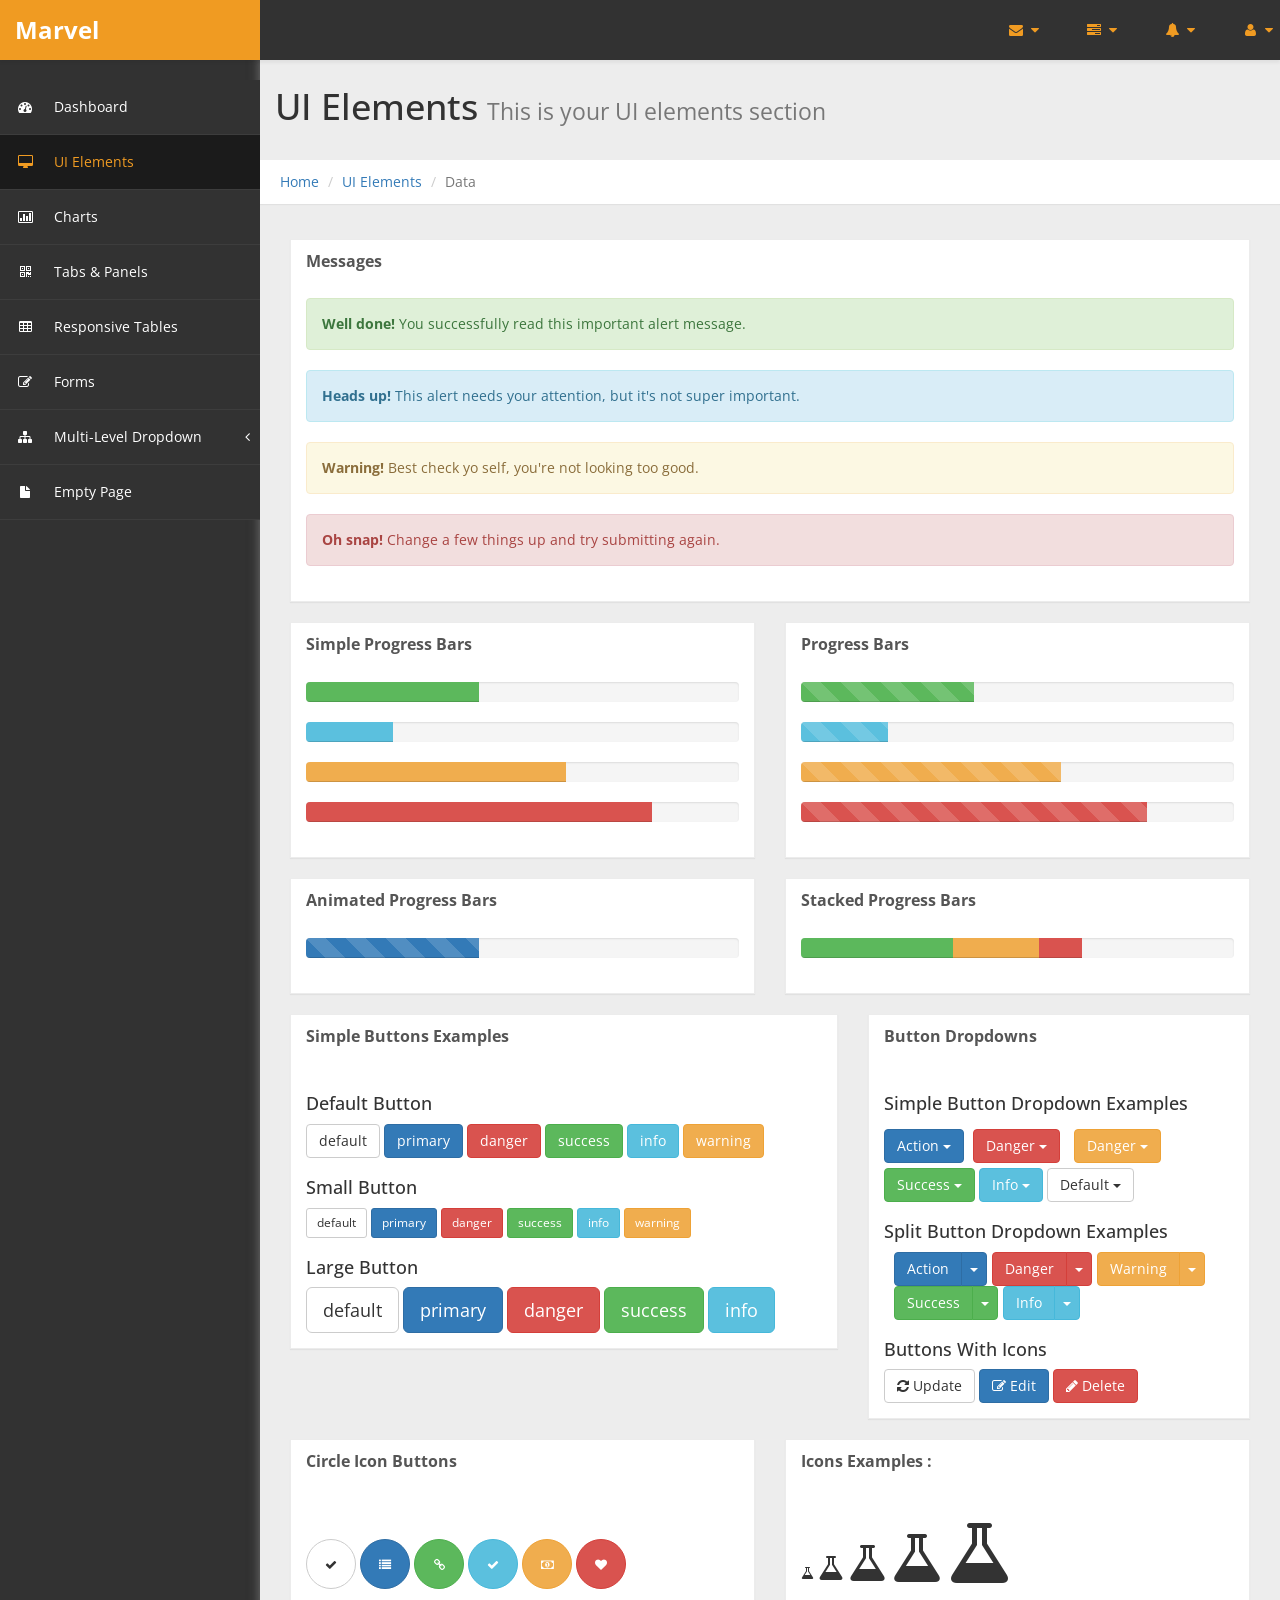
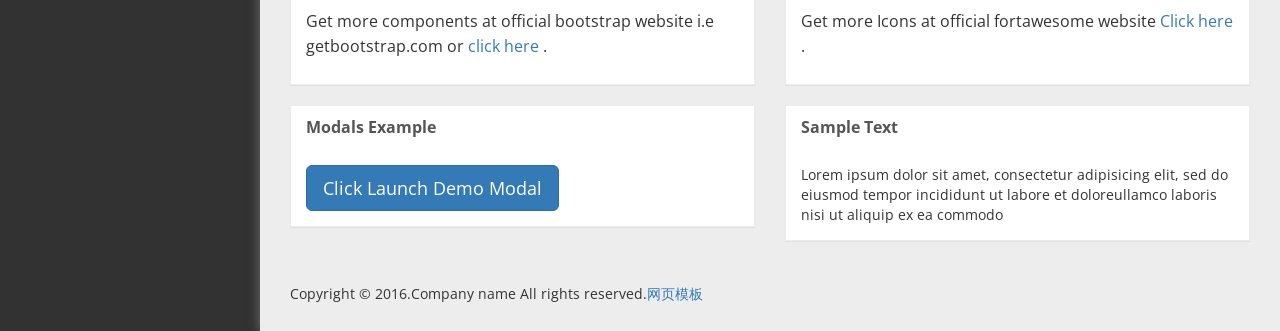
<file: html/ui-elements.html>
﻿<!DOCTYPE html>
<html xmlns="http://www.w3.org/1999/xhtml">
<head>
      <meta charset="utf-8" />
    <meta name="viewport" content="width=device-width, initial-scale=1.0" />
    <title>chinaz</title>
	<!-- Bootstrap Styles-->
    <link href="assets/css/bootstrap.css" rel="stylesheet" />
     <!-- FontAwesome Styles-->
    <link href="assets/css/font-awesome.css" rel="stylesheet" />
        <!-- Custom Styles-->
    <link href="assets/css/custom-styles.css" rel="stylesheet" />
     <!-- Google Fonts-->
   <link href='http://fonts.useso.com/css?family=Open+Sans' rel='stylesheet' type='text/css' />
</head>
<body>
    <div id="wrapper">
        <nav class="navbar navbar-default top-navbar" role="navigation">
            <div class="navbar-header">
                <button type="button" class="navbar-toggle" data-toggle="collapse" data-target=".sidebar-collapse">
                    <span class="sr-only">Toggle navigation</span>
                    <span class="icon-bar"></span>
                    <span class="icon-bar"></span>
                    <span class="icon-bar"></span>
                </button>
                <a class="navbar-brand" href="index.html"><strong>Marvel</strong></a>
            </div>

            <ul class="nav navbar-top-links navbar-right">
                <li class="dropdown">
                    <a class="dropdown-toggle" data-toggle="dropdown" href="#" aria-expanded="false">
                        <i class="fa fa-envelope fa-fw"></i> <i class="fa fa-caret-down"></i>
                    </a>
                    <ul class="dropdown-menu dropdown-messages">
                        <li>
                            <a href="#">
                                <div>
                                    <strong>John Doe</strong>
                                    <span class="pull-right text-muted">
                                        <em>Today</em>
                                    </span>
                                </div>
                                <div>Lorem Ipsum has been the industry's standard dummy text ever since the 1500s...</div>
                            </a>
                        </li>
                        <li class="divider"></li>
                        <li>
                            <a href="#">
                                <div>
                                    <strong>John Smith</strong>
                                    <span class="pull-right text-muted">
                                        <em>Yesterday</em>
                                    </span>
                                </div>
                                <div>Lorem Ipsum has been the industry's standard dummy text ever since an kwilnw...</div>
                            </a>
                        </li>
                        <li class="divider"></li>
                        <li>
                            <a href="#">
                                <div>
                                    <strong>John Smith</strong>
                                    <span class="pull-right text-muted">
                                        <em>Yesterday</em>
                                    </span>
                                </div>
                                <div>Lorem Ipsum has been the industry's standard dummy text ever since the...</div>
                            </a>
                        </li>
                        <li class="divider"></li>
                        <li>
                            <a class="text-center" href="#">
                                <strong>Read All Messages</strong>
                                <i class="fa fa-angle-right"></i>
                            </a>
                        </li>
                    </ul>
                    <!-- /.dropdown-messages -->
                </li>
                <!-- /.dropdown -->
                <li class="dropdown">
                    <a class="dropdown-toggle" data-toggle="dropdown" href="#" aria-expanded="false">
                        <i class="fa fa-tasks fa-fw"></i> <i class="fa fa-caret-down"></i>
                    </a>
                    <ul class="dropdown-menu dropdown-tasks">
                        <li>
                            <a href="#">
                                <div>
                                    <p>
                                        <strong>Task 1</strong>
                                        <span class="pull-right text-muted">60% Complete</span>
                                    </p>
                                    <div class="progress progress-striped active">
                                        <div class="progress-bar progress-bar-success" role="progressbar" aria-valuenow="60" aria-valuemin="0" aria-valuemax="100" style="width: 60%">
                                            <span class="sr-only">60% Complete (success)</span>
                                        </div>
                                    </div>
                                </div>
                            </a>
                        </li>
                        <li class="divider"></li>
                        <li>
                            <a href="#">
                                <div>
                                    <p>
                                        <strong>Task 2</strong>
                                        <span class="pull-right text-muted">28% Complete</span>
                                    </p>
                                    <div class="progress progress-striped active">
                                        <div class="progress-bar progress-bar-info" role="progressbar" aria-valuenow="28" aria-valuemin="0" aria-valuemax="100" style="width: 28%">
                                            <span class="sr-only">28% Complete</span>
                                        </div>
                                    </div>
                                </div>
                            </a>
                        </li>
                        <li class="divider"></li>
                        <li>
                            <a href="#">
                                <div>
                                    <p>
                                        <strong>Task 3</strong>
                                        <span class="pull-right text-muted">60% Complete</span>
                                    </p>
                                    <div class="progress progress-striped active">
                                        <div class="progress-bar progress-bar-warning" role="progressbar" aria-valuenow="60" aria-valuemin="0" aria-valuemax="100" style="width: 60%">
                                            <span class="sr-only">60% Complete (warning)</span>
                                        </div>
                                    </div>
                                </div>
                            </a>
                        </li>
                        <li class="divider"></li>
                        <li>
                            <a href="#">
                                <div>
                                    <p>
                                        <strong>Task 4</strong>
                                        <span class="pull-right text-muted">85% Complete</span>
                                    </p>
                                    <div class="progress progress-striped active">
                                        <div class="progress-bar progress-bar-danger" role="progressbar" aria-valuenow="85" aria-valuemin="0" aria-valuemax="100" style="width: 85%">
                                            <span class="sr-only">85% Complete (danger)</span>
                                        </div>
                                    </div>
                                </div>
                            </a>
                        </li>
                        <li class="divider"></li>
                        <li>
                            <a class="text-center" href="#">
                                <strong>See All Tasks</strong>
                                <i class="fa fa-angle-right"></i>
                            </a>
                        </li>
                    </ul>
                    <!-- /.dropdown-tasks -->
                </li>
                <!-- /.dropdown -->
                <li class="dropdown">
                    <a class="dropdown-toggle" data-toggle="dropdown" href="#" aria-expanded="false">
                        <i class="fa fa-bell fa-fw"></i> <i class="fa fa-caret-down"></i>
                    </a>
                    <ul class="dropdown-menu dropdown-alerts">
                        <li>
                            <a href="#">
                                <div>
                                    <i class="fa fa-comment fa-fw"></i> New Comment
                                    <span class="pull-right text-muted small">4 min</span>
                                </div>
                            </a>
                        </li>
                        <li class="divider"></li>
                        <li>
                            <a href="#">
                                <div>
                                    <i class="fa fa-twitter fa-fw"></i> 3 New Followers
                                    <span class="pull-right text-muted small">12 min</span>
                                </div>
                            </a>
                        </li>
                        <li class="divider"></li>
                        <li>
                            <a href="#">
                                <div>
                                    <i class="fa fa-envelope fa-fw"></i> Message Sent
                                    <span class="pull-right text-muted small">4 min</span>
                                </div>
                            </a>
                        </li>
                        <li class="divider"></li>
                        <li>
                            <a href="#">
                                <div>
                                    <i class="fa fa-tasks fa-fw"></i> New Task
                                    <span class="pull-right text-muted small">4 min</span>
                                </div>
                            </a>
                        </li>
                        <li class="divider"></li>
                        <li>
                            <a href="#">
                                <div>
                                    <i class="fa fa-upload fa-fw"></i> Server Rebooted
                                    <span class="pull-right text-muted small">4 min</span>
                                </div>
                            </a>
                        </li>
                        <li class="divider"></li>
                        <li>
                            <a class="text-center" href="#">
                                <strong>See All Alerts</strong>
                                <i class="fa fa-angle-right"></i>
                            </a>
                        </li>
                    </ul>
                    <!-- /.dropdown-alerts -->
                </li>
                <!-- /.dropdown -->
                <li class="dropdown">
                    <a class="dropdown-toggle" data-toggle="dropdown" href="#" aria-expanded="false">
                        <i class="fa fa-user fa-fw"></i> <i class="fa fa-caret-down"></i>
                    </a>
                    <ul class="dropdown-menu dropdown-user">
                        <li><a href="#"><i class="fa fa-user fa-fw"></i> User Profile</a>
                        </li>
                        <li><a href="#"><i class="fa fa-gear fa-fw"></i> Settings</a>
                        </li>
                        <li class="divider"></li>
                        <li><a href="#"><i class="fa fa-sign-out fa-fw"></i> Logout</a>
                        </li>
                    </ul>
                    <!-- /.dropdown-user -->
                </li>
                <!-- /.dropdown -->
            </ul>
        </nav>
        <!--/. NAV TOP  -->
        <nav class="navbar-default navbar-side" role="navigation">
            <div class="sidebar-collapse">
                <ul class="nav" id="main-menu">

                    <li>
                        <a href="index.html"><i class="fa fa-dashboard"></i> Dashboard</a>
                    </li>
                    <li>
                        <a href="ui-elements.html" class="active-menu"><i class="fa fa-desktop"></i> UI Elements</a>
                    </li>
					<li>
                        <a href="chart.html"><i class="fa fa-bar-chart-o"></i> Charts</a>
                    </li>
                    <li>
                        <a href="tab-panel.html"><i class="fa fa-qrcode"></i> Tabs & Panels</a>
                    </li>
                    
                    <li>
                        <a href="table.html"><i class="fa fa-table"></i> Responsive Tables</a>
                    </li>
                    <li>
                        <a href="form.html"><i class="fa fa-edit"></i> Forms </a>
                    </li>


                    <li>
                        <a href="#"><i class="fa fa-sitemap"></i> Multi-Level Dropdown<span class="fa arrow"></span></a>
                        <ul class="nav nav-second-level">
                            <li>
                                <a href="#">Second Level Link</a>
                            </li>
                            <li>
                                <a href="#">Second Level Link</a>
                            </li>
                            <li>
                                <a href="#">Second Level Link<span class="fa arrow"></span></a>
                                <ul class="nav nav-third-level">
                                    <li>
                                        <a href="#">Third Level Link</a>
                                    </li>
                                    <li>
                                        <a href="#">Third Level Link</a>
                                    </li>
                                    <li>
                                        <a href="#">Third Level Link</a>
                                    </li>

                                </ul>

                            </li>
                        </ul>
                    </li>
                    <li>
                        <a href="empty.html"><i class="fa fa-fw fa-file"></i> Empty Page</a>
                    </li>
                </ul>

            </div>

        </nav>
        <!-- /. NAV SIDE  -->
        <div id="page-wrapper">
		  <div class="header"> 
                        <h1 class="page-header">
                           UI Elements <small>This is your UI elements section</small>
                        </h1>
						<ol class="breadcrumb">
					  <li><a href="#">Home</a></li>
					  <li><a href="#">UI Elements </a></li>
					  <li class="active">Data</li>
					</ol> 
									
		</div>
            <div id="page-inner"> 
				 
				
			<div class="row">

			  <div class="col-md-12">
			<div class="panel panel-default">
				<div class="panel-heading">
				 Messages
				</div>        
							  
							<div class="panel-body"> 
								<div class="alert alert-success">
									<strong>Well done!</strong> You successfully read this important alert message.
								</div>
								<div class="alert alert-info">
									<strong>Heads up!</strong> This alert needs your attention, but it's not super important.
								</div>
								<div class="alert alert-warning">
									<strong>Warning!</strong> Best check yo self, you're not looking too good.
								</div>
								<div class="alert alert-danger">
									<strong>Oh snap!</strong> Change a few things up and try submitting again.
								</div>
							</div>
				</div>
			</div>						
				</div>								
									
				  <div class="row">
                    <div class="col-md-6">
                        <div class="panel panel-default">
                        <div class="panel-heading">
                            Simple Progress Bars 
                        </div>
                       
                        <div class="panel-body">
                       <div class="progress">
  <div class="progress-bar progress-bar-success" role="progressbar" aria-valuenow="40" aria-valuemin="0" aria-valuemax="100" style="width: 40%">
    <span class="sr-only">40% Complete (success)</span>
  </div>
</div>
<div class="progress">
  <div class="progress-bar progress-bar-info" role="progressbar" aria-valuenow="20" aria-valuemin="0" aria-valuemax="100" style="width: 20%">
    <span class="sr-only">20% Complete</span>
  </div>
</div>
<div class="progress">
  <div class="progress-bar progress-bar-warning" role="progressbar" aria-valuenow="60" aria-valuemin="0" aria-valuemax="100" style="width: 60%">
    <span class="sr-only">60% Complete (warning)</span>
  </div>
</div>
<div class="progress">
  <div class="progress-bar progress-bar-danger" role="progressbar" aria-valuenow="80" aria-valuemin="0" aria-valuemax="100" style="width: 80%">
    <span class="sr-only">80% Complete</span>
  </div>
</div>
                            </div>
                            </div>
                    </div>
                    <div class="col-md-6">
                        <div class="panel panel-default">
                        <div class="panel-heading">
                            Progress Bars 
                        </div>
                       
                        <div class="panel-body">
                       <div class="progress progress-striped">
  <div class="progress-bar progress-bar-success" role="progressbar" aria-valuenow="40" aria-valuemin="0" aria-valuemax="100" style="width: 40%">
    <span class="sr-only">40% Complete (success)</span>
  </div>
</div>
<div class="progress progress-striped">
  <div class="progress-bar progress-bar-info" role="progressbar" aria-valuenow="20" aria-valuemin="0" aria-valuemax="100" style="width: 20%">
    <span class="sr-only">20% Complete</span>
  </div>
</div>
<div class="progress progress-striped">
  <div class="progress-bar progress-bar-warning" role="progressbar" aria-valuenow="60" aria-valuemin="0" aria-valuemax="100" style="width: 60%">
    <span class="sr-only">60% Complete (warning)</span>
  </div>
</div>
<div class="progress progress-striped">
  <div class="progress-bar progress-bar-danger" role="progressbar" aria-valuenow="80" aria-valuemin="0" aria-valuemax="100" style="width: 80%">
    <span class="sr-only">80% Complete</span>
  </div>
</div>
                            </div>
                            </div>
                    </div>
                </div>
                 <!-- /. ROW  -->
				 	<div class="row">
                    <div class="col-md-6">
                        <div class="panel panel-default">
                        <div class="panel-heading">
                            Animated Progress Bars 
                        </div>
                       
                        <div class="panel-body">
                       <div class="progress progress-striped active">
  <div class="progress-bar progress-bar-primary" role="progressbar" aria-valuenow="40" aria-valuemin="0" aria-valuemax="100" style="width: 40%">
    <span class="sr-only">40% Complete (success)</span>
  </div>
</div>
                            </div>
                            </div>
                    </div>
                      <div class="col-md-6">
                        <div class="panel panel-default">
                        <div class="panel-heading">
                            Stacked Progress Bars 
                        </div>
                       
                        <div class="panel-body">
                       <div class="progress">
  <div class="progress-bar progress-bar-success" style="width: 35%">
    <span class="sr-only">35% Complete (success)</span>
  </div>
  <div class="progress-bar progress-bar-warning" style="width: 20%">
    <span class="sr-only">20% Complete (warning)</span>
  </div>
  <div class="progress-bar progress-bar-danger" style="width: 10%">
    <span class="sr-only">10% Complete (danger)</span>
  </div>
</div>
                            </div>
                            </div>
                    </div>
                </div>				
                 <div class="row">
                    
                      <div class="col-md-7">
                    <div class="panel panel-default">
                        <div class="panel-heading">
                         Simple Buttons Examples
                        </div>        
                                      
                                    <div class="panel-body"> 

                    <h4>Default Button</h4>
                    <a href="#" class="btn btn-default">default</a>
                    <a href="#" class="btn btn-primary">primary</a>
                    <a href="#" class="btn btn-danger">danger</a>
                    <a href="#" class="btn btn-success">success</a>
                    <a href="#" class="btn btn-info">info</a>
                    <a href="#" class="btn btn-warning">warning</a>

                  
                    <h4>Small Button</h4>
                    <a href="#" class="btn btn-default btn-sm">default</a>
                    <a href="#" class="btn btn-primary btn-sm">primary</a>
                    <a href="#" class="btn btn-danger btn-sm">danger</a>
                    <a href="#" class="btn btn-success btn-sm">success</a>
                    <a href="#" class="btn btn-info btn-sm">info</a>
                    <a href="#" class="btn btn-warning btn-sm">warning</a>

                   
                    <h4>Large Button</h4>

                    <a href="#" class="btn btn-default btn-lg">default</a>
                    <a href="#" class="btn btn-primary btn-lg">primary</a>
                    <a href="#" class="btn btn-danger btn-lg">danger</a>
                    <a href="#" class="btn btn-success btn-lg">success</a>
                    <a href="#" class="btn btn-info btn-lg">info</a>

                   
                </div>
            </div>
                          </div>
                     <div class="col-md-5">
                      <div class="panel panel-default">
                        <div class="panel-heading">
                           Button Dropdowns
                        </div>        
                                      
                                    <div class="panel-body"> 
                                          <h4>Simple Button Dropdown Examples </h4>  
                                       <div style="margin-top: 10px;">
											
											<div class="btn-group">
											  <button data-toggle="dropdown" class="btn btn-primary dropdown-toggle">Action <span class="caret"></span></button>
											  <ul class="dropdown-menu">
												<li><a href="#">Action</a></li>
												<li><a href="#">Another action</a></li>
												<li><a href="#">Something else here</a></li>
												<li class="divider"></li>
												<li><a href="#">Separated link</a></li>
											  </ul>
											</div>
											<div style="margin:5px;" class="btn-group">
											  <button data-toggle="dropdown" class="btn btn-danger dropdown-toggle">Danger <span class="caret"></span></button>
											  <ul class="dropdown-menu">
												<li><a href="#">Action</a></li>
												<li><a href="#">Another action</a></li>
												<li><a href="#">Something else here</a></li>
												<li class="divider"></li>
												<li><a href="#">Separated link</a></li>
											  </ul>
											</div>
                                           <div style="margin:5px;" class="btn-group">
											  <button data-toggle="dropdown" class="btn btn-warning dropdown-toggle">Danger <span class="caret"></span></button>
											  <ul class="dropdown-menu">
												<li><a href="#">Action</a></li>
												<li><a href="#">Another action</a></li>
												<li><a href="#">Something else here</a></li>
												<li class="divider"></li>
												<li><a href="#">Separated link</a></li>
											  </ul>
											</div>
										 
                                               
                                              	<div class="btn-group">
											  <button data-toggle="dropdown" class="btn btn-success dropdown-toggle">Success <span class="caret"></span></button>
											  <ul class="dropdown-menu">
												<li><a href="#">Action</a></li>
												<li><a href="#">Another action</a></li>
												<li><a href="#">Something else here</a></li>
												<li class="divider"></li>
												<li><a href="#">Separated link</a></li>
											  </ul>
											</div>
											<div class="btn-group">
											  <button data-toggle="dropdown" class="btn btn-info dropdown-toggle">Info <span class="caret"></span></button>
											  <ul class="dropdown-menu">
												<li><a href="#">Action</a></li>
												<li><a href="#">Another action</a></li>
												<li><a href="#">Something else here</a></li>
												<li class="divider"></li>
												<li><a href="#">Separated link</a></li>
											  </ul>
											</div>
											<div class="btn-group">
											  <button data-toggle="dropdown" class="btn btn-default dropdown-toggle">Default <span class="caret"></span></button>
											  <ul class="dropdown-menu">
												<li><a href="#">Action</a></li>
												<li><a href="#">Another action</a></li>
												<li><a href="#">Something else here</a></li>
												<li class="divider"></li>
												<li><a href="#">Separated link</a></li>
											  </ul>
											</div>
										  </div>
                                       
                                       <h4>Split Button Dropdown Examples </h4>
                                      
                                       <div style="margin:5px;" class="btn-toolbar">
										
										<div class="btn-group">
										  <button class="btn btn-primary">Action</button>
										  <button data-toggle="dropdown" class="btn btn-primary dropdown-toggle"><span class="caret"></span></button>
										  <ul class="dropdown-menu">
											<li><a href="#">Action</a></li>
											<li><a href="#">Another action</a></li>
											<li><a href="#">Something else here</a></li>
											<li class="divider"></li>
											<li><a href="#">Separated link</a></li>
										  </ul>
										</div>
										<div class="btn-group">
										  <button class="btn btn-danger">Danger</button>
										  <button data-toggle="dropdown" class="btn btn-danger dropdown-toggle"><span class="caret"></span></button>
										  <ul class="dropdown-menu">
											<li><a href="#">Action</a></li>
											<li><a href="#">Another action</a></li>
											<li><a href="#">Something else here</a></li>
											<li class="divider"></li>
											<li><a href="#">Separated link</a></li>
										  </ul>
										</div>
                                           <div class="btn-group">
										  <button class="btn btn-warning">Warning</button>
										  <button data-toggle="dropdown" class="btn btn-warning dropdown-toggle"><span class="caret"></span></button>
										  <ul class="dropdown-menu">
											<li><a href="#">Action</a></li>
											<li><a href="#">Another action</a></li>
											<li><a href="#">Something else here</a></li>
											<li class="divider"></li>
											<li><a href="#">Separated link</a></li>
										  </ul>
										</div>
									 
										<div class="btn-group">
										  <button class="btn btn-success">Success</button>
										  <button data-toggle="dropdown" class="btn btn-success dropdown-toggle"><span class="caret"></span></button>
										  <ul class="dropdown-menu">
											<li><a href="#">Action</a></li>
											<li><a href="#">Another action</a></li>
											<li><a href="#">Something else here</a></li>
											<li class="divider"></li>
											<li><a href="#">Separated link</a></li>
										  </ul>
										</div>
										<div class="btn-group">
										  <button class="btn btn-info">Info</button>
										  <button data-toggle="dropdown" class="btn btn-info dropdown-toggle"><span class="caret"></span></button>
										  <ul class="dropdown-menu">
											<li><a href="#">Action</a></li>
											<li><a href="#">Another action</a></li>
											<li><a href="#">Something else here</a></li>
											<li class="divider"></li>
											<li><a href="#">Separated link</a></li>
										  </ul>
										</div>
									   
									  </div>
                                       

                                       <h4>Buttons With Icons</h4>                                       
										
											<button class="btn btn-default"><i class=" fa fa-refresh "></i> Update</button>
											<button class="btn btn-primary"><i class="fa fa-edit "></i> Edit</button>
											<button class="btn btn-danger"><i class="fa fa-pencil"></i> Delete</button>
										
															
									

                                        </div>
                                    </div>
                    </div>
                    </div>
                <!-- /. ROW  -->
                <div class="row">
                    <div class="col-md-6">
                        <div class="panel panel-default">
                        <div class="panel-heading">
                            Circle Icon Buttons 
                        </div>
                       
                        <div class="panel-body">
                             <br /> <br />
                            <button type="button" class="btn btn-default btn-circle"><i class="fa fa-check"></i>
                            </button>
                            <button type="button" class="btn btn-primary btn-circle"><i class="fa fa-list"></i>
                            </button>
                            <button type="button" class="btn btn-success btn-circle"><i class="fa fa-link"></i>
                            </button>
                            <button type="button" class="btn btn-info btn-circle"><i class="fa fa-check"></i>
                            </button>
                            <button type="button" class="btn btn-warning btn-circle"><i class="fa fa-money"></i>
                            </button>
                            <button type="button" class="btn btn-danger btn-circle"><i class="fa fa-heart"></i>
                            </button>
                           <br />
                             <p>
                        Get more components at official bootstrap website i.e getbootstrap.com or <a href="http://getbootstrap.com/components/" target="_blank">click here</a> .  
                        </p>
                        </div>
                        
                    </div>
                    </div>
                    <div class="col-md-6">
                        <div class="panel panel-default">
                        <div class="panel-heading">
                            Icons Examples : 
                        </div>
                       
                        <div class="panel-body">
                            <br />  
                            <i class="fa fa-flask "></i>
                            
                             <i class="fa fa-flask fa-2x"></i>
                              <i class="fa fa-flask fa-3x"></i>
                              <i class="fa fa-flask fa-4x"></i>
                              <i class="fa fa-flask fa-5x"></i>
                              <br />
                              <p>
                        Get more Icons at official fortawesome website   <a href="http://fortawesome.github.io/Font-Awesome/" target="_blank" >Click here</a> . 
                        </p>
                        </div>
                        
                    </div>
                    </div>
                </div>
                 <!-- /. ROW  -->
                
                <div class="row">
                    <div class="col-md-6">
                       
                     <!--  Modals-->
                    <div class="panel panel-default">
                        <div class="panel-heading">
                            Modals Example
                        </div>
                        <div class="panel-body">
                            <button class="btn btn-primary btn-lg" data-toggle="modal" data-target="#myModal">
                              Click  Launch Demo Modal
                            </button>
                            <div class="modal fade" id="myModal" tabindex="-1" role="dialog" aria-labelledby="myModalLabel" aria-hidden="true">
                                <div class="modal-dialog">
                                    <div class="modal-content">
                                        <div class="modal-header">
                                            <button type="button" class="close" data-dismiss="modal" aria-hidden="true">&times;</button>
                                            <h4 class="modal-title" id="myModalLabel">Modal title Here</h4>
                                        </div>
                                        <div class="modal-body">
                                            Lorem ipsum dolor sit amet, consectetur adipisicing elit, sed do eiusmod tempor incididunt ut labore et dolore magna aliqua. Ut enim ad minim veniam, quis nostrud exercitation ullamco laboris nisi ut aliquip ex ea commodo consequat. Duis aute irure dolor in reprehenderit in voluptate velit esse cillum dolore eu fugiat nulla pariatur. Excepteur sint occaecat cupidatat non proident, sunt in culpa qui officia deserunt mollit anim id est laborum.
                                        </div>
                                        <div class="modal-footer">
                                            <button type="button" class="btn btn-default" data-dismiss="modal">Close</button>
                                            <button type="button" class="btn btn-primary">Save changes</button>
                                        </div>
                                    </div>
                                </div>
                            </div>
                        </div>
                    </div>
                     <!-- End Modals-->
                
                    </div>
                     <div class="col-md-6">
                          <div class="panel panel-default">
                        <div class="panel-heading">
                            Sample Text
                        </div>
                        <div class="panel-body">
                          Lorem ipsum dolor sit amet, consectetur adipisicing elit, sed do eiusmod tempor incididunt ut labore et doloreullamco laboris nisi ut aliquip ex ea commodo
                           
                             </div>
                              </div>
                     </div>
                </div>
                <!-- /. ROW  -->
				<footer><p>Copyright &copy; 2016.Company name All rights reserved.<a target="_blank" href="http://sc.chinaz.com/moban/">&#x7F51;&#x9875;&#x6A21;&#x677F;</a></p></footer>
				</div>
             <!-- /. PAGE INNER  -->
            </div>
         <!-- /. PAGE WRAPPER  -->
        </div>
     <!-- /. WRAPPER  -->
    <!-- JS Scripts-->
    <!-- jQuery Js -->
    <script src="assets/js/jquery-1.10.2.js"></script>
      <!-- Bootstrap Js -->
    <script src="assets/js/bootstrap.min.js"></script>
    <!-- Metis Menu Js -->
    <script src="assets/js/jquery.metisMenu.js"></script>
      <!-- Custom Js -->
    <script src="assets/js/custom-scripts.js"></script>
 
</body>
</html>
</file>
<file: html/assets/css/custom-styles.css>
/*----------------------------------------------
    COMMON  STYLES    
------------------------------------------------*/
body {
    font-family: 'Open Sans', sans-serif;
    background: #323232;
}

 #wrapper {
    width: 100%;
}

#page-wrapper {
    padding: 15px 15px;
    min-height: 600px;
    background: #EDEDED;
}
#page-inner {
    width:100%;
    margin:10px 20px 10px 0px;
    background-color:transparent;
    padding: 15px 30px;
    min-height:1200px;
}
.header .container-fluid{
padding:0;
}
.text-center {
    text-align:center;
}
.no-boder {
    border:1px solid #f3f3f3;
}

h1, .h1, h2, .h2, h3, .h3 {
margin-top: 7px;
margin-bottom: -5px;
}
h2 {
    color: #000;
}
h4 {
    padding-top:10px;
}
.square-btn-adjust {
    border: 0px solid transparent; 
   -webkit-border-radius: 0px;
-moz-border-radius: 0px;
border-radius: 0px;

}
p {
    font-size:16px;
    line-height:25px;
    padding-top:20px;
}
.navbar-side {
    z-index: 0; 
}
.panel{
border-radius:0px;
}
.navbar-side .nav > li > a > i{
color: #FFFFFF;
padding: 8px;
width: 30px;
text-align: center;
}
.top-navbar{
position: fixed;
  width: 100%;
  z-index: 300;
    -webkit-box-shadow: 0 3px 3px rgba(0, 0, 0, 0.05);
  -moz-box-shadow: 0 3px 3px rgba(0, 0, 0, 0.05);
  box-shadow: 0 3px 3px rgba(0, 0, 0, 0.05);
}
.navbar-side {
  z-index: 1;
  position: fixed;
  width: 260px;
  top: 80px;
}
#page-wrapper {
  position: relative;
  top: 55px;
  box-shadow: 0 0 10px #757575;
  -moz-box-shadow: 0 0 10px #757575;
  -webkit-box-shadow: 0 0 10px #757575;
}
.top-navbar .nav > li > a:hover, .top-navbar .nav > li > a:focus {
text-decoration: none;
background-color: #2497BA;
color: #fff;
}
.nav .open > a, .nav .open > a:hover, .nav .open > a:focus {
background-color: #075CB3;
border-color: #075CB3;
}
.breadcrumb {
padding: 12px 10px 12px 20px;
margin-bottom: 20px;
list-style: none;

border-radius: 0;
-webkit-box-shadow: 0 1px 1px rgba(0,0,0,.05);    box-shadow: 0 1px 1px rgba(0,0,0,.05);background: #fff;}
.dropdown-menu>li>a {
  display: block;
  padding: 3px 20px;
  clear: both;
  font-weight: 400;
  line-height: 1.42857143;
  color: #333;
  white-space: nowrap;
  font-size: 13px;
}
.dropdown-menu>li>a i {
  color: #1F1F1F;
}
.text-muted {
  color: #FB5651;
}
.badge {
  display: inline-block;
  min-width: 10px;
  padding: 4px 7px;
  font-size: 11px;
  font-weight: 700;
  color: #fff;
  text-align: center;
  white-space: nowrap;
  vertical-align: baseline;
  background-color: #F09B22;
  border-radius: 10px;
}
.closed{
	-ms-transform: rotate(180deg); /* IE 9 */
    -webkit-transform: rotate(180deg); /* Chrome, Safari, Opera */
    transform: rotate(180deg);	
}
.closed i{color:#F09B22;
}
/*----------------------------------------------
   DASHBOARD STYLES    
------------------------------------------------*/
.page-header {
padding-bottom: 9px;
margin: 0;
border-bottom: 1px solid transparent;
text-align: left;background-color: rgb(237, 237, 237);padding: 32px 22px 32px 15px;color: #323232;}
.panel-left{  
width: 100px;
height: 100px;background: #0866C6;/* border: 2px solid #4590DA; */
/* border-radius: 100%; */
overflow: hidden;

margin: 12px;}
.panel-left .fa-5x {
font-size: 3em;color: rgb(240, 155, 34);
padding: 29px 0;
margin-bottom:30px;}
.panel-right{  
height: 124px;
background: transparent;
margin-bottom: 0;color: #AFAFAF;

float: left;text-align: left;padding-left: 20px;font-size: 16px;text-shadow: none;font-weight: normal;text-align: center;}
.panel-right h3{  
font-size: 40px;
padding: 18px 10px 13px 0;color: #5D5D5D;}
.panel-right strong{
	font-weight:normal;
	color: #737373;
}
.panel-back {
    background-color:#fff;

}
.panel-default {
  border-color: #ECECEC;
}
.panel-default > .panel-heading {color: #555;
border-color: #FFF;
font-weight:bold;background: #FFFFFF;
font-size: 16px;
text-shadow: none;}
.panel-heading {
  /* padding: 15px 15px 0px; */
  border-bottom: 1px solid transparent;
  border-top-left-radius: 3px;
  border-top-right-radius: 3px;
}
.jumbotron{
padding:20px;
}
.jumbotron p {
    margin-bottom: 15px;
    font-size: 15px;
    font-weight: 200;
}
.jumbotron, .well{
background:#fff;
}
   .noti-box {
min-height: 100px;
padding: 20px;
}

    .noti-box .icon-box {
display: block;
float: left;
margin: 0 15px 10px 0;
width: 70px;
height: 70px;
line-height: 75px;
vertical-align: middle;
text-align: center;
font-size: 40px;
}
.text-box p{
    margin: 0 0 3px;
}
.main-text {
    font-size: 25px;
    font-weight:600;
}
.set-icon {
-webkit-border-radius: 50px;
-moz-border-radius: 50px;
border-radius: 50px;

}
.panel-primary{
display:inline-block;
margin-bottom: 30px;
width:100%;
}
.green {
/* background-color: #1CC09F; */
color: #fff;
}
 .blue {background-color: #FFFFFF;color: #002A4C;}
  .red {
background-color: #FB6E51;
color:#fff;
}
  .brown {
background-color: #F5B252;
color:#fff;
} 
 .back-footer-red {
background-color: #F0433D;
color:#fff;
border-top: 0px solid #fff;
}
 
 .icon-box-right {
display: block;
float: right;
margin: 0 15px 10px 0;
width: 70px;
height: 70px;
line-height: 75px;
vertical-align: middle;
text-align: center;
font-size: 40px;
}

 .main-temp-back {
background: #8702A8;
color: #FFFFFF;
font-size: 16px;
font-weight: 300;
text-align: center;
}
 .main-temp-back .text-temp {
font-size: 40px;
}
.back-dash {
    padding:20px;
    font-size:20px;
    font-weight:500;
  -webkit-border-radius: 0px;
-moz-border-radius: 0px;
border-radius: 0px;
background-color:#2EA7EB;
color:#fff;
}
    .back-dash p {
        padding-top:16px;
        font-size:13px;
        color:#fff;
        line-height:25px;
        text-align:justify;
    }

     .color-bottom-txt {
   color: #000;
font-size: 16px;
line-height: 30px;
}
     /*CHAT PANEL*/
/*Charts*/

.main-chart {
	background: #fff;
}

.easypiechart-panel {
	text-align: center;
	padding: 1px 0;
	margin-bottom: 20px;
}

.placeholder h2 {
	margin-bottom: 0px;
}

.donut {
	width: 100%;
}

.easypiechart {
	position: relative;
	text-align: center;
	width: 120px;
	height: 120px;
	margin: 20px auto 10px auto;
}

.easypiechart .percent {
	display: block;
	position: absolute;
	font-size: 26px;
	top: 38px;
	width: 120px;
}

#easypiechart-blue .percent { color: #30a5ff;}
#easypiechart-teal .percent { color: #1ebfae;}
#easypiechart-orange .percent { color: #ffb53e;}
#easypiechart-red .percent { color: #ef4040;}

	 
 .chat-panel .panel-body {
height: 450px;
overflow-y: scroll;
}
 .chat-box {
margin: 0;
padding: 0;
list-style: none;
}
 .chat-box li {
margin-bottom: 15px;
padding-bottom: 5px;
border-bottom: 1px dotted #808080;
}
 .chat-box li.left .chat-body {
margin-left: 90px;
}
 .chat-box li .chat-body p {
margin: 0;
color: #8d8888;
}
.chat-img>img {
    margin-left:20px;
}
footer p{
font-size: 14px;
}
/*----------------------------------------------
    MENU STYLES    
------------------------------------------------*/
div#sideNav:hover {
    color: #F09B22;
}
.user-image {
    margin: 25px auto;
-webkit-border-radius: 10px;
-moz-border-radius: 10px;
border-radius: 10px;
max-height:170px;
max-width:170px;
}
.top-navbar{
margin:0px;
}
.top-navbar .navbar-brand {
color: #fff;
width: 260px;
text-align: left;
height: 60px;
font-size: 24px;
font-weight: 700;
/* text-transform: uppercase; */
line-height: 30px;background: #F09B22;}
.navbar-brand b{
color: #4BD28C;
}
.top-navbar .nav > li {
position: relative;
display: inline-block;
margin: 0px;
padding: 0px;
}
.top-navbar .nav > li > a {
position: relative;
display: block;
padding: 20px;color: #FFFFFF;
margin: 0px;}
.top-navbar .nav > li > a:hover, .top-navbar .nav > li > a:focus {
text-decoration: none;
color: #319DB5 !important;
background: transparent;
}
.top-navbar .dropdown-menu{
min-width: 230px;
border-radius: 0 0 4px 4px;
border: 0;}
.top-navbar .dropdown-menu > li > a:hover, .top-navbar .dropdown-menu > li > a:focus{
color: #225081;
background:none;
}
.dropdown-tasks{
width: 255px;
}
.dropdown-tasks .progress {
height: 8px;
margin-bottom: 8px;
overflow: hidden;
background-color: #f5f5f5;
border-radius: 0px;
}
.dropdown-tasks > li > a { 
padding: 0px 15px;
}
.dropdown-tasks p {
font-size: 13px;
line-height: 21px;
padding-top: 4px;
}
.active-menu, .active-menu i {
    background-color: #1B1B1B !important;
    color: #F09B22 !important;
}
.active-menu i{color: #F09B22 !important;}
.arrow {
    float: right;
    margin-top: 8px;
}

.fa.arrow:before {
    content: "\f104";
}

.active > a > .fa.arrow:before {
    content: "\f107";
}


.nav-second-level li,
.nav-third-level li {
    border-bottom: none !important;
}

.nav-second-level li a {
    padding-left: 37px;
}

.nav-third-level li a {
    padding-left: 55px;
}
.sidebar-collapse , .sidebar-collapse .nav{
	background:none;
}
.sidebar-collapse .nav {
	padding:0;
}
.sidebar-collapse .nav > li > a {
	color: #FFFFFF;
	background:transparent;
	text-shadow:none;
}
.sidebar-collapse > .nav > li > a {
	padding: 12px 10px;
}
.sidebar-collapse > .nav > li {
	border-bottom: 1px solid rgba(107, 108, 109, 0.19);
}
ul.nav.nav-second-level.collapse.in {background: #131212;}
.sidebar-collapse .nav > li > a:hover,
.sidebar-collapse .nav > li > a:focus {
	 
	outline:0;
}
 
.navbar-side {
	border:none;
	background: #323232;
}
.top-navbar {
	background: #323232;
	border-bottom:none;
}
.top-navbar .nav > li > a > i {
margin-right: 2px;
}
.top-navbar .navbar-brand:hover { 
color: #FFFFFF;background-color: #FFB53E;}
.dropdown-user li {
margin: 8px 0;
}
.navbar-default {
border:0px solid black;
     
}
.navbar-header {
    background: transparent;
}
.navbar-default .navbar-toggle:hover, .navbar-default .navbar-toggle:focus {
background-color: #283643;
}
.navbar-default .navbar-toggle {
border-color: #fff;
}

.navbar-default .navbar-toggle .icon-bar {
background-color: #FFF;
}
.nav > li > a > i {
    margin-right:10px;
    color: rgb(240, 155, 34);
}
.dropdown-menu>li>a>strong {
  color: #0866C6;
  padding: 5px 0;
  display: inline-block;
  font-weight: 500;
}
#sideNav{
    float: left;
    left: 0;
    z-index: 3;
    color: #868686;
    cursor:pointer;
    border-radius: 0;
    width: 14px;
    font-size: 48px;
    line-height: 0;
    margin: 7px 0 0 20px;
}
ul.dropdown-menu.dropdown-messages li a div {
  padding: 2px 0;
}
/*----------------------------------------------
    UI ELEMENTS STYLES     
------------------------------------------------*/
.btn-circle {
width: 50px;
height: 50px;
padding: 6px 0;
 -webkit-border-radius: 25px;
-moz-border-radius: 25px;
border-radius: 25px;
text-align: center;
font-size: 12px;
line-height: 1.428571429;
}

/*----------------------------------------------
    MEDIA QUERIES     
------------------------------------------------*/
 
 @media(min-width:768px) {
     #page-wrapper{
               margin: 0 0 0 260px;
               padding: 0;
               min-height: 1200px;
    }
	
	
    .navbar-side {
        width: 260px;
        z-index: 1;
    }

   .navbar {
 border-radius: 0px; 
}
   
}
 @media(max-width:768px) {
	#sideNav{
	display:none;
} 
 #page-wrapper {
position: relative;
top: 93px;
 }
 }
 @media(max-width:480px) {
 #page-wrapper {
position: relative;
top: 93px;
 }
.page-header small {
display: block;
padding-top: 14px;
font-size: 19px;
}
#sideNav{
	display:none;
}
.panel-left {
  width: 85px;
  height: 85px; 
  border-radius: 100%;
  overflow: hidden;
  margin: 14px;
}
}
</file>
<file: html/assets/js/morris/morris-0.4.3.min.css>
.morris-hover{position:absolute;z-index:1000;}.morris-hover.morris-default-style{border-radius:10px;padding:6px;color:#666;background:rgba(255, 255, 255, 0.8);border:solid 2px rgba(230, 230, 230, 0.8);font-family:sans-serif;font-size:12px;text-align:center;}.morris-hover.morris-default-style .morris-hover-row-label{font-weight:bold;margin:0.25em 0;}
.morris-hover.morris-default-style .morris-hover-point{white-space:nowrap;margin:0.1em 0;}
</file>
<file: html/assets/js/Lightweight-Chart/cssCharts.css>
/*
 * cssCharts v0.3.0
 * jquery plugin to create donut and bar charts with css
 * https://github.com/sultantarimo
 *
 * (c)2015 Sultan Tarimo - sultantarimo@me.com
 * Released under the MIT license
 */
.chart *, .chart{-moz-box-sizing:border-box;-webkit-box-sizing:border-box;box-sizing:border-box;margin:0;padding:0;}
.chart{
  width:auto;
  display:block;
  position:relative;
  font-family:sans-serif;
  font-size:14px;
  margin: 0 auto;
}

/* bar chart */

.chart.bar{height:200px;}
.bar-chart{
  display: table;
  table-layout: fixed;
  width: auto;
  height: 100%;
  margin: 0 auto;
  z-index:20;
  position:absolute;
  left:0px;
}

.bar-chart ul{
  margin-left: 34px;
  float: left;
  display: block;
  height:100%;
}

.bar-chart li{
  position: relative;
  display: table-cell;
  vertical-align: bottom;
  height: 100px;
}

.bar-chart span{
  margin: 0 6px;
  display: block;
  background: rgb(241,127,73);
  width: 34px;
  position:relative;

  -webkit-animation: drawBar 0.3s ease-in-out;
  -moz-animation: drawBar 0.3s ease-in-out;
  animation: drawBar 0.3s ease-in-out;

  -webkit-transition: all 100ms ease-in-out;
  -moz-transition: all 100ms ease-in-out;
  transition: all 100ms ease-in-out;
}

.bar-chart li:hover span{
  box-shadow:0 0 0 4px rgb(241,127,73);
  cursor:pointer;
}

.bar-chart li:nth-child(2n+1):hover span{
  box-shadow:0 0 0 4px #bd380f;
}

.bar-chart li:nth-child(2n+1) span{background-color:#bd380f;}
.bar-chart ul:last-of-type li:last-child span{margin-right:0px;}
.bar-chart ul:first-of-type li:first-child span{margin-left:0px;}
.bar-chart ul:last-of-type {margin-right: 0px;}
.bar-chart ul:first-of-type {margin-left: 0px;}
.bar-chart.left-bar ul:last-of-type {margin-right: 0px;}
.bar-chart.left-bar ul{margin-right: 34px;float:left;margin-left:0px;}

.bar-chart span:before {
  position: absolute;
  bottom: 100%;
  margin-bottom: 10px;
  display: block;
  text-align: center;
  content: attr(title);
  word-wrap: break-word;
  font-size: 12px;
  width: auto;

  left: 50%;

  -webkit-transform: translateX(-50%);
  -moz-transform: translateX(-50%);
  transform: translateX(-50%);
}

.bar-chart li span:before {
  -webkit-transition: all 100ms ease-in-out;
  -moz-transition: all 100ms ease-in-out;
  transition: all 100ms ease-in-out;
}

@-webkit-keyframes drawBar {0% {height: 0;}}
@-moz-keyframes drawBar {0% {height: 0;}}
@keyframes drawBar {0% {height: 0;}}

/* donut chart */

.chart.donut{
  width:200px;
  height:200px;
}

.donut-chart{
  width:100%;height:100%;
  position:relative;

  -webkit-border-radius:50%;
  -moz-border-radius:50%;
  border-radius:50%;
}

.donut-chart.fill{
  background:rgb(241,127,73);
}

.donut-chart:after{
  content:"";
  position: absolute;
  width: 86%;
  height: 86%;
  background: #FFF;
  left: 50%;
  top: 50%;
  z-index: 400;
  margin: 0 auto;
  pointer-events: none;

  -webkit-border-radius: 100%;
  -moz-border-radius: 100%;
  border-radius: 100%;

  -webkit-transform: translateX(-50%) translateY(-50%);
  -moz-transform: translateX(-50%) translateY(-50%);
  transform: translateX(-50%) translateY(-50%);
}

.donut-chart h2{
  text-align:center;
  position: absolute;
  line-height: 140%;
  width: 100%;
  margin-top:-30px;
  top:50%;
  z-index:500;
  pointer-events: none;

  font-size:26px;
  font-weight:400;
  color:rgb(0,0,0);
}

.donut-chart h2 span{
  display:block;
  width:100%;
  font-size:14px;
  color:rgb(142,143,143);
  margin-top:-10px;
}

.donut-chart .spinner{
  z-index: 200;
  border-right: none;

  -webkit-border-radius: 100% 0 0 100% / 50% 0 0 50%;
  -moz-border-radius: 100% 0 0 100% / 50% 0 0 50%;
  border-radius: 100% 0 0 100% / 50% 0 0 50%;

  -webkit-transform: rotate(0deg);
  -moz-transform: rotate(0deg);
  transform: rotate(0deg);

  -webkit-animation: rotateDonut 0.3s ease-in-out;
  -moz-animation: rotateDonut 0.3s ease-in-out;
  animation: rotateDonut 0.3s ease-in-out;

  -webkit-transition: all 160ms ease-in-out;
  -moz-transition: all 160ms ease-in-out;
  transition: all 160ms ease-in-out;
}

.spinner ~ .pie{
  pointer-events: none;
}

.donut-chart.fill .pie,
.pie-chart .pie{
  -webkit-box-shadow: 0 0 0 4px #bd380f;
  -moz-box-shadow: 0 0 0 4px #bd380f;
  box-shadow: 0 0 0 4px #bd380f;
}

@-webkit-keyframes rotateDonut {0% {transform: rotate(0deg);}}
@-moz-keyframes rotateDonut {0% {transform: rotate(0deg);}}
@keyframes rotateDonut {0% {transform: rotate(0deg);}}

.donut-chart .spinner.temp{display:none;}

.donut-chart .pie{
  width: 50%;
  height: 100%;
  position: absolute;
  background: #bd380f;

  -webkit-transform-origin: 100% 50%;
  -moz-transform-origin: 100% 50%;
  transform-origin: 100% 50%;
}

.donut-chart .mask{
  background:rgb(248,248,248);
  z-index: 400;
  margin-left: -1px;
}

.pie-chart:after{
  display:none;
}
.chart.donut .pie-chart h2,
.chart.donut .pie-chart h2 span{color:#FFF;}

/* pie chart */
.chart.pie svg{width:100%;height:100%;}

.chart.pie {
  width: 200px;
  height: 200px;
}

.chart.pie svg text{
  text-anchor: middle;
  fill:white;
  stroke-width:0;
  transform:translate(120,-80);
}
.chart.pie svg path:hover{
  stroke-width:10px;
}

.charts-tip{
  display:block;
  position: absolute;
  font-size: 16px;
  color: #FFF;
  background: rgba(0,0,0,0.8);
  pointer-events: none;
  font-family:sans-serif;
  padding:6px 12px;
  z-index:100;
  width:auto;

  -webkit-border-radius:4px;
  -moz-border-radius:4px;
  border-radius:4px;
}

.chart.pie .pie-legend{
  position:absolute;
  top:50%;
  right:0;
  margin-right:-30px;
  transform:translateX(100%) translateY(-50%);
}

.chart.pie .pie-legend li{
  display:block;
  margin-bottom:14px;
  clear:both;
}

.chart.pie .pie-legend li i{
  top:1px;
  position:relative;
  display:block;
  float:left;
  width:14px;
  height:14px;
  background:#DDD;
  margin-right:10px;

  box-shadow:inset 0 0 0 1px rgba(0,0,0,0.2);
}

.chart.pie .pie-legend li p{clear:both;display:inline;}

/* pie chart */

/* line chart */

.chart.line{width:auto;height:auto;margin:0 auto;position:relative;}
.chart .line-chart{
  min-width:100px;
  min-height:100px;
  width:100%;
  height:100%;
  margin:0px auto;
  display:block;
  position:relative;
  z-index:20;
}

/* line chart borders and grids */
.line-chart:after{
  content:"";
  display:block;
  position:absolute;
  left:0px;bottom:0px;
  height:1px;width:100%;
  background:rgb(238,238,238);
  padding-right:10px;
}

.chart .grid{
  width:100%;
  height:100%;
  position:absolute;
  left:0px;
  bottom:0px;
}
.chart hr{
  position:absolute;
  left:0px;
  bottom:0px;
  width:100%;
  height:1px;
  outline:none;
  border:none;
  background:rgb(238,238,238);
}

.chart hr:before{
  position:absolute;
  right:100%;
  top:0px;
  margin-right:20px;
  color:rgba(0,0,0,0.4);
  font-size:12px;
  content:attr(data-y);
  text-align:right;

  -webkit-transform:translateX(-50%) translateY(-50%);
  -moz-transform:translateX(-50%) translateY(-50%);
  transform:translateX(-50%) translateY(-50%);
}
/* line chart borders and grids */

/* line chart line */
.line-chart li{
  display:block;height:1px;
  float:left;position:relative;
  position:absolute;
}

/* line chart points tooltip */
.line-chart li a:hover:before,
.line-chart li a:hover:after{display:block;z-index:10;}
.line-chart li a:before{
  content:attr(data-y);
  cursor:pointer;
  display:none;
  position:absolute;
  font-size:14px;
  color:#FFF;
  bottom:100%;
  left:50%;
  margin-bottom:-4px;
  text-align:center;
  width:40px;
  background:rgba(0,0,0,0.8);
  padding:8px;
  z-index:40;

  -webkit-transform:translateX(-50%);
  -moz-transform:translateX(-50%);
  transform:translateX(-50%);

  -webkit-border-radius:3px;
  -moz-border-radius:3px;
  border-radius:3px;
}

.line-chart li a:after{
  z-index:50;
  content:"";
  width: 0;
  height: 0;
  display:none;
  position:absolute;
  bottom:100%;
  left:50%;
  margin-bottom:-16px;

  border:6px solid rgba(0,0,0,0);
  border-top: 6px solid rgba(0,0,0,0.8);

  -webkit-transform:translateX(-50%);
  -moz-transform:translateX(-50%);
  transform:translateX(-50%);
}

.line-chart li a{
  display:block;
  position:absolute;
  cursor:pointer;
  width:40px;
  height:40px;

  left:0px;
  top:0px;
  z-index:30;

  -webkit-transform:translateX(-50%) translateY(-50%);
  -moz-transform:translateX(-50%) translateY(-50%);
  transform:translateX(-50%) translateY(-50%);
}
/* line chart points tooltip */

/* line chart points */

.line-chart li span{
  display:block;height:1px;
  background:rgb(241,127,73);
  float:left;
  position:absolute;
}

.line-chart.no-points li span{
  display:none;
}

.line-chart li span:before{
  content:"";
  position:absolute;
  left:-4px;bottom:-4px;
  width:6px;height:6px;
  display:block;

  -webkt-border-radius:50%;
  -moz-border-radius:50%;
  border-radius:50%;
}

.line-chart li:hover span:before{
  -webkit-transform:scale(1.3);
  -moz-transform:scale(1.3);
  transform:scale(1.3);

  -webkit-transition: all 200ms ease-in-out;
  -moz-transition: all 200ms ease-in-out;
  transition: all 200ms ease-in-out;
}

.line-chart li span:before,
.line-chart li span:after{
  background:rgb(241,127,73);
  border:2px solid #bd380f;

  -webkit-box-shadow:0 0 0 4px #FFF;
  -moz-box-shadow:0 0 0 4px #FFF;
  box-shadow:0 0 0 4px #FFF;
}
/* line chart points */

/* line chart line */
.chart.line svg,
.chart.line > div{
  height: 100%;
  width: 100%;
  position:absolute;
  bottom:0px;
  left:0px;
  opacity:1;

  -webkit-animation: drawLine .3s ease-in-out;
    -moz-animation: drawLine .3s ease-in-out;
    animation: drawLine .3s ease-in-out;
}
.chart.line svg path{
  fill: rgba(241,127,73,0.0);
  stroke: rgb(241,127,73);
  stroke-width: 2px;
}

.chart.line.dotted svg path{
  /*if you want it dashed instead of filled*/
  stroke-dasharray: 3;
}

.chart.line .fill svg path{
  fill: rgba(241,127,73,0.1);
  stroke:none;
  stroke-width:0px;
}

/* line chart animation */
@-webkit-keyframes drawLine {0% {opacity: 0;}}
@-moz-keyframes drawLine {0% {opacity: 0;}}
@keyframes drawLine {0% {opacity: 0;}}

@-webkit-keyframes drawChart {0% {width: 0;}}
@-moz-keyframes drawChart {0% {width: 0;}}
@keyframes drawChart {0% {width: 0;}}
</file>
